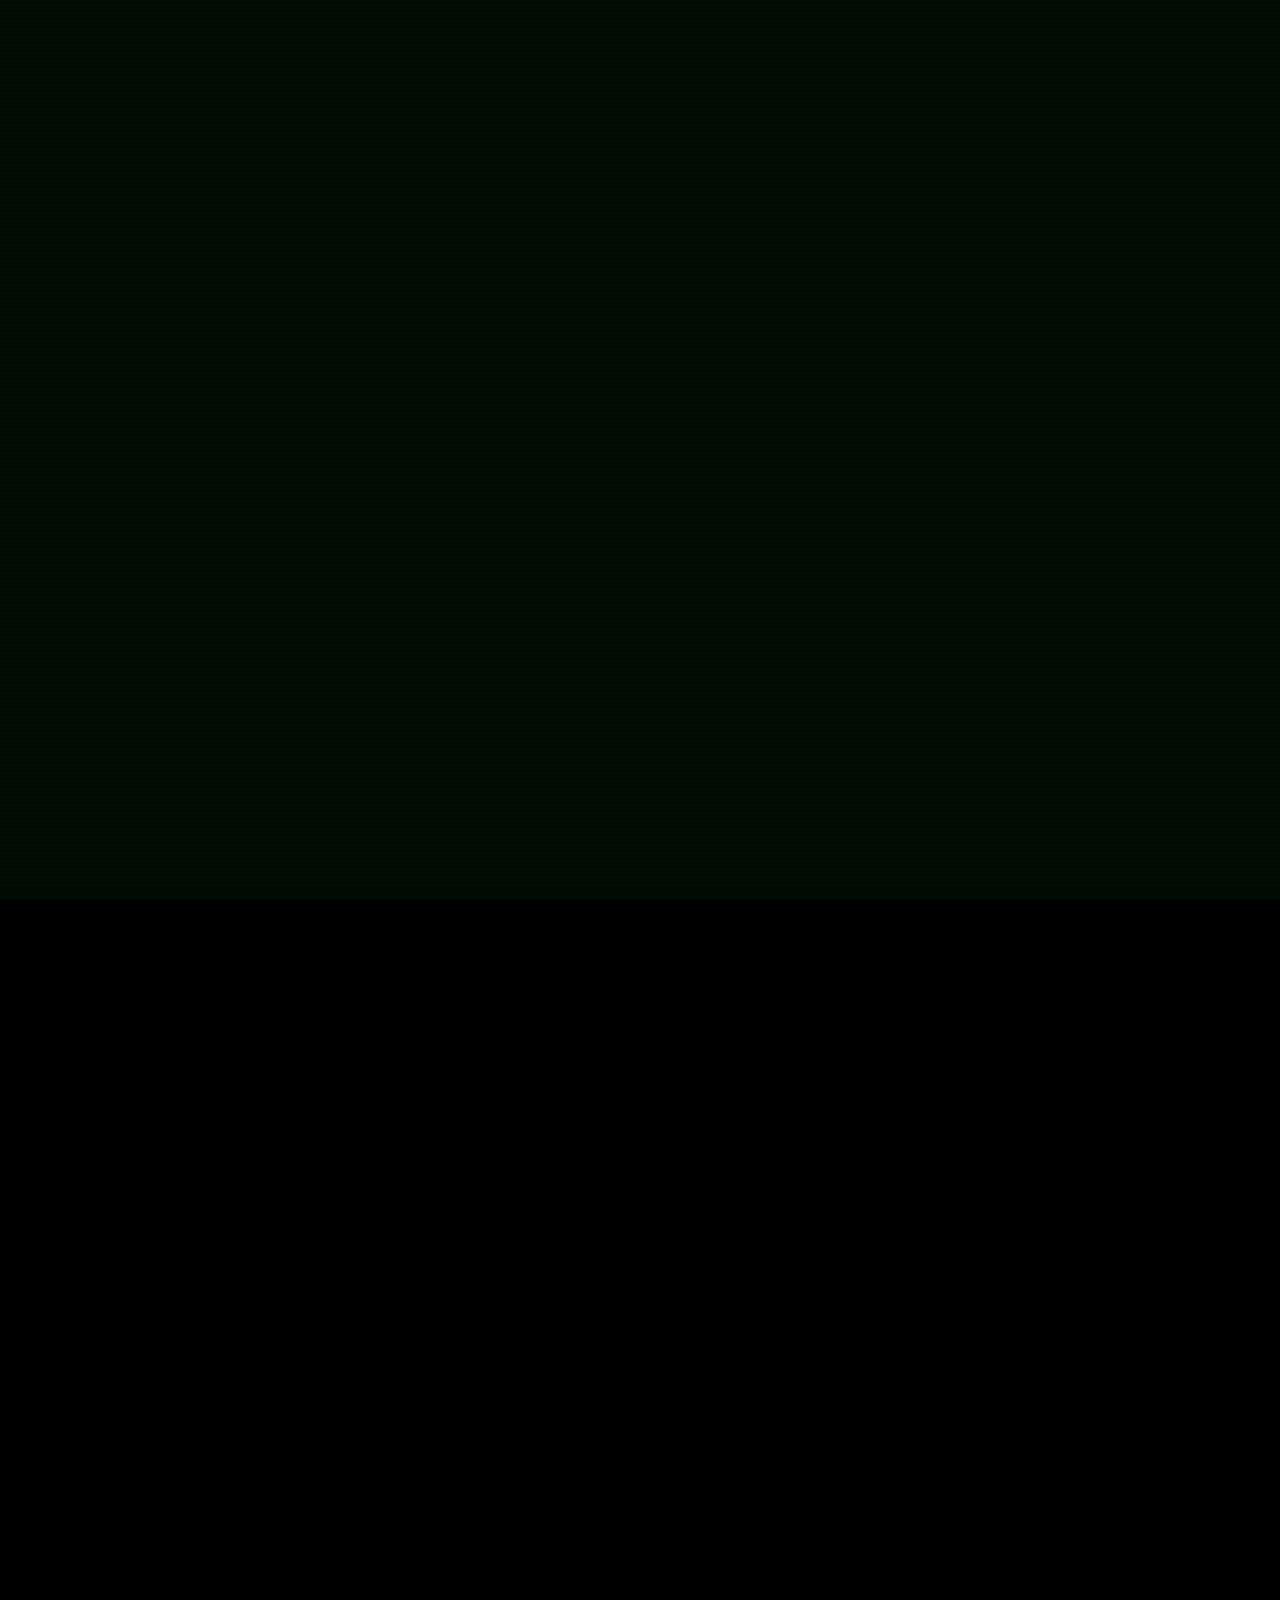
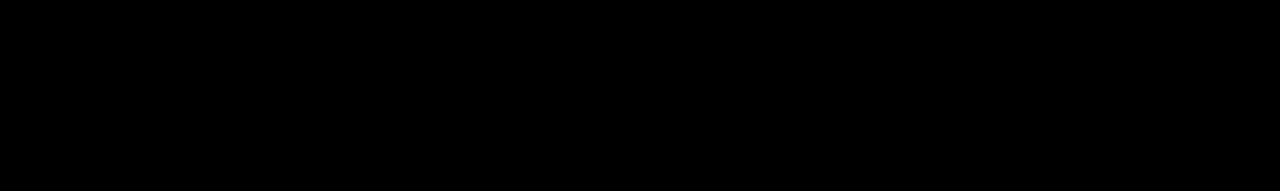
<file: index.html>
<!DOCTYPE html>
<html lang="en">

<head>
    <meta charset="UTF-8" />
    <meta name="viewport" content="width=device-width,initial-scale=1" />
    <meta http-equiv="X-UA-Compatible" content="IE=edge" />
    <meta name="google-site-verification" content="MBVQvRbrV47li6UQjmMDR_HyqPicZLfSbJpD8IffGpk" />
    
    <title>Hasan Malek | Security Engineer</title>

    <!-- Favicon -->
    <link rel="icon" href="favicon.png" type="image/x-icon">

    <meta name="title" content="Hasan Malek | Security Engineer & Security Researcher">
    <meta name="description"
        content="Official portfolio of Hasan Malek — Security Engineer & Security Researcher specializing in web exploitation, mobile security, malware analysis, and advanced cybersecurity tooling.">
    <meta name="keywords"
        content="Hasan Malek, Security Engineer, Security Researcher, Cybersecurity, Ethical Hacking, Malware Analysis, Android Security, Web Exploitation, Gujarat Police Cyber Crime">
    <meta name="author" content="Hasan Malek">
    <meta name="robots" content="index, follow">

    <meta property="og:type" content="website">
    <meta property="og:title" content="Hasan Malek | Security Engineer & Researcher">
    <meta property="og:description"
        content="Security Engineer & Security Researcher specializing in exploitation, malware analysis and tool development.">
    <meta property="og:image" content="https://hasan-malek.github.io/favicon.png">
    <meta property="og:url" content="https://hasan-malek.github.io">
    <meta property="og:site_name" content="Hasan Malek Portfolio">

    <meta name="theme-color" content="#00ff55">

    <link rel="stylesheet" href="https://cdnjs.cloudflare.com/ajax/libs/font-awesome/6.5.0/css/all.min.css">
    <link rel="stylesheet" href="style.css">
</head>

<body>

    <div class="scanlines"></div>

    <header>

        <div class="access-line">&gt; whoami</div>

        <div id="main-content">
            <h1 class="typing">Hasan Malek</h1>
        </div>
    </header>

    <div class="menu-btn" onclick="openMenu()">≡</div>

    <div id="mobileMenu" class="mobile-menu" role="dialog" aria-hidden="true">
        <div class="close-btn" onclick="closeMenu()">✖</div>

        <a href="index.html">Home</a>
        <a href="about.html">About Me</a>
        <a href="experience.html">Experience</a>
        <a href="projects.html">Projects</a>
        <a href="blogs.html">Blogs</a>
        <a href="contact.html">Contact</a>
    </div>

    <div id="site-content">

        <p class="subtitle">Security Engineer | Researcher</p>

        <nav>
            <a href="#" class="active">Home</a>
            <a href="about.html">About Me</a>
            <a href="experience.html">Experience</a>
            <a href="projects.html">Projects</a>
            <a href="blogs.html">Blogs</a>
            <a href="contact.html">Contact</a>
        </nav>

        <section id="about" class="section">
            <h2>About Me</h2>
            <p>
                I am a Security Engineer and Security Researcher passionate about Web App Exploitation, Mobile Hacking,
                and Low-level Binary Exploitation. Skilled in cybercrime investigation, secure app development,
                and malware analysis.
            </p>

            <a href="about.html" class="btn2">Read More →</a>
        </section>

        <section id="experience" class="section">
            <h2>Experience</h2>
            <ul>
                <li><strong>Security Engineer / Researcher</strong> — Real-world security assessments, threat analysis,
                    and tool development.</li>
                <li><strong>Cyber Crime Branch</strong> — Investigations, digital forensics, malware
                    research.</li>
                <li><strong>Android Security Tools</strong> — Malware detection engines, secure communication tools,
                    forensic apps.</li>
            </ul>

            <a href="experience.html" class="btn2">View Full Experience →</a>
        </section>

        <section id="projects" class="section">
            <h2>Projects</h2>

            <div class="project-box">
                <h3>SPY — Snake Plays You</h3>

                <p>
                    A cybersecurity research project demonstrating how harmless-looking games
                    can conceal malicious background activity.
                </p>

                <p>
                    Fully functional Snake game + stealth payload demonstrating phishing, persistence, obfuscation and
                    real-world simulation.
                </p>

                <p><strong>Features:</strong></p>
                <ul>
                    <li>Executes silently in background while game runs</li>
                    <li>No lag or visible indicators</li>
                    <li>Downloads payload using curl/wget</li>
                    <li>Uses ngrok tunnel simulation</li>
                </ul>

                <a class="btn" href="https://github.com/Hasan-Malek/SPY" target="_blank">View on GitHub</a>
            </div>

            <br>
            <a href="projects.html" class="btn2">View All Projects →</a>
        </section>

        <section id="contact" class="section">
            <h2>Contact</h2>

            <p>Email: <a href="mailto:official.hasanmalek@gmail.com">official.hasanmalek@gmail.com</a></p>

            <div class="social-links">
                <a href="https://github.com/Hasan-Malek" target="_blank">
                    <i class="fab fa-github"></i> GitHub
                </a>

                <a href="https://www.linkedin.com/in/hasan-malek-125036297/" target="_blank">
                    <i class="fab fa-linkedin"></i> LinkedIn
                </a>
            </div>
        </section>

        <footer>
            <p>© 2025 Hasan Malek</p>
        </footer>

    </div>

    <script src="script.js"></script>
</body>

</html>
</file>
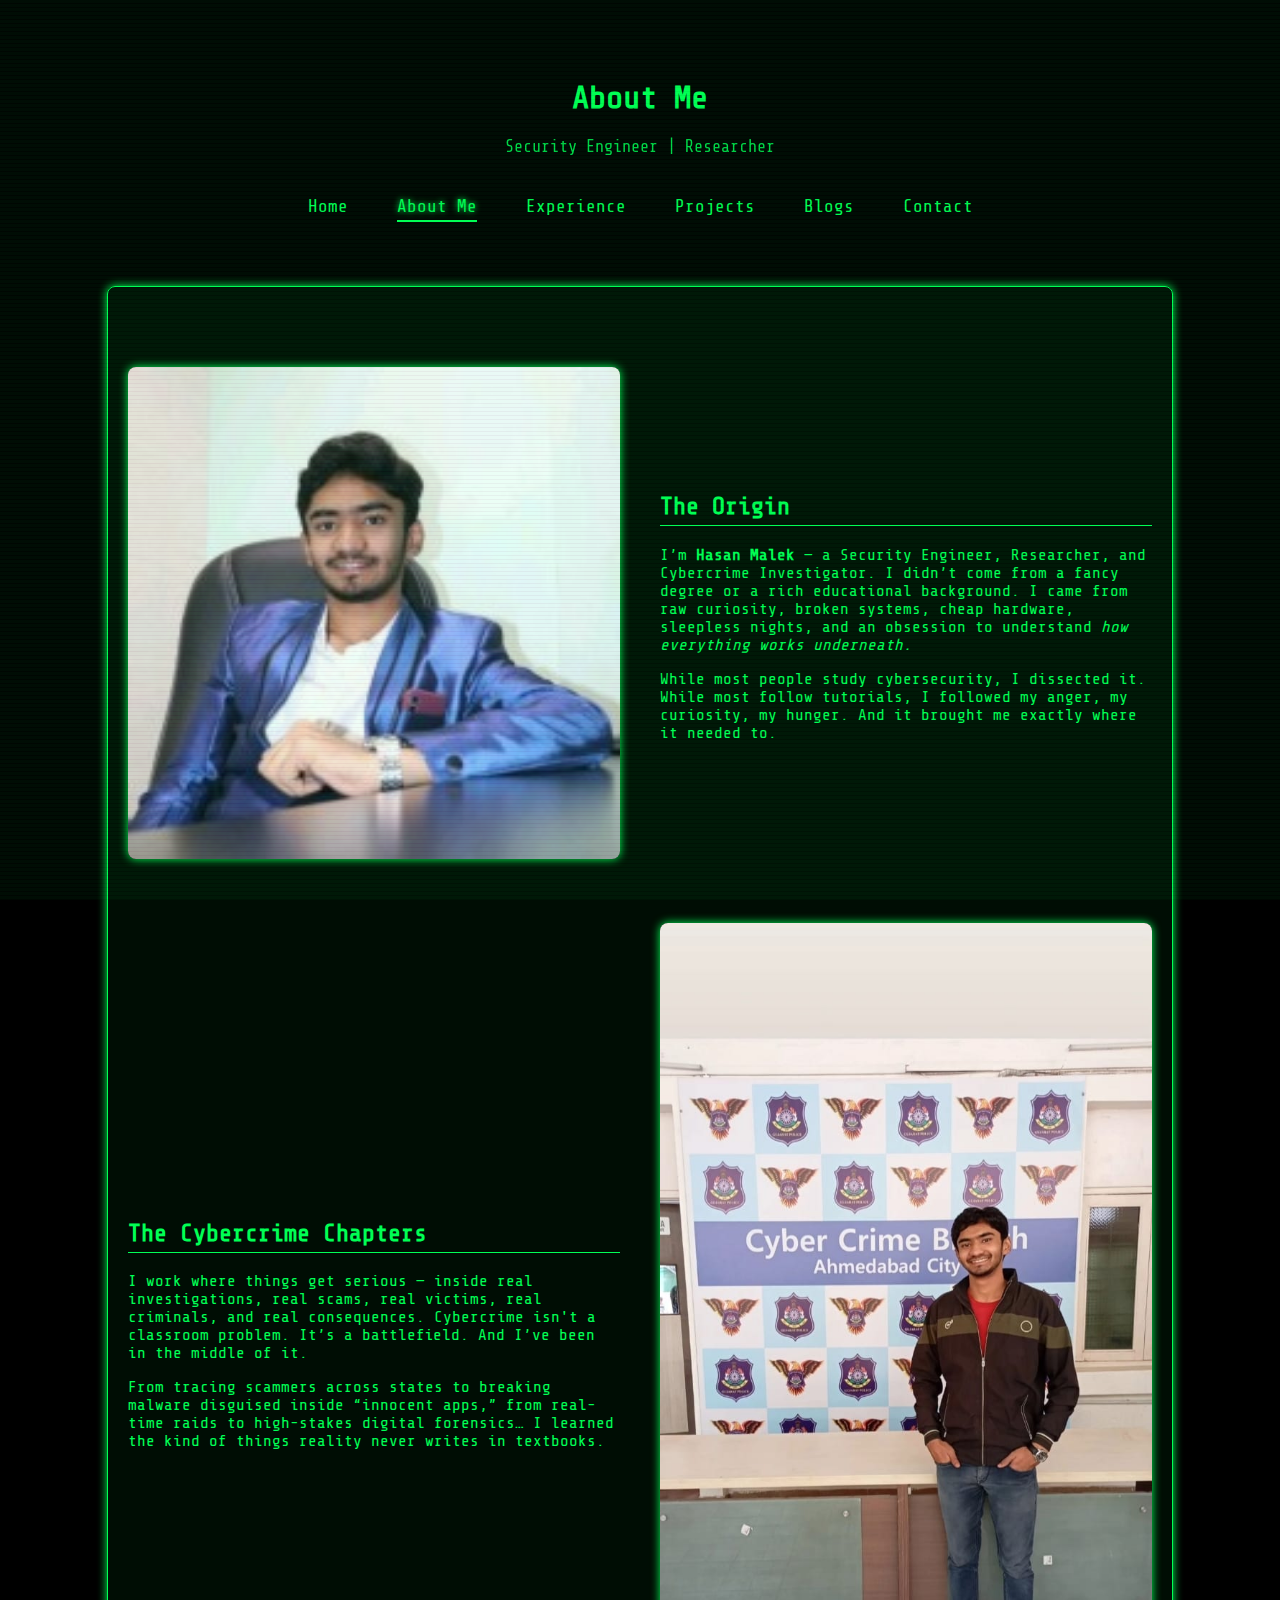
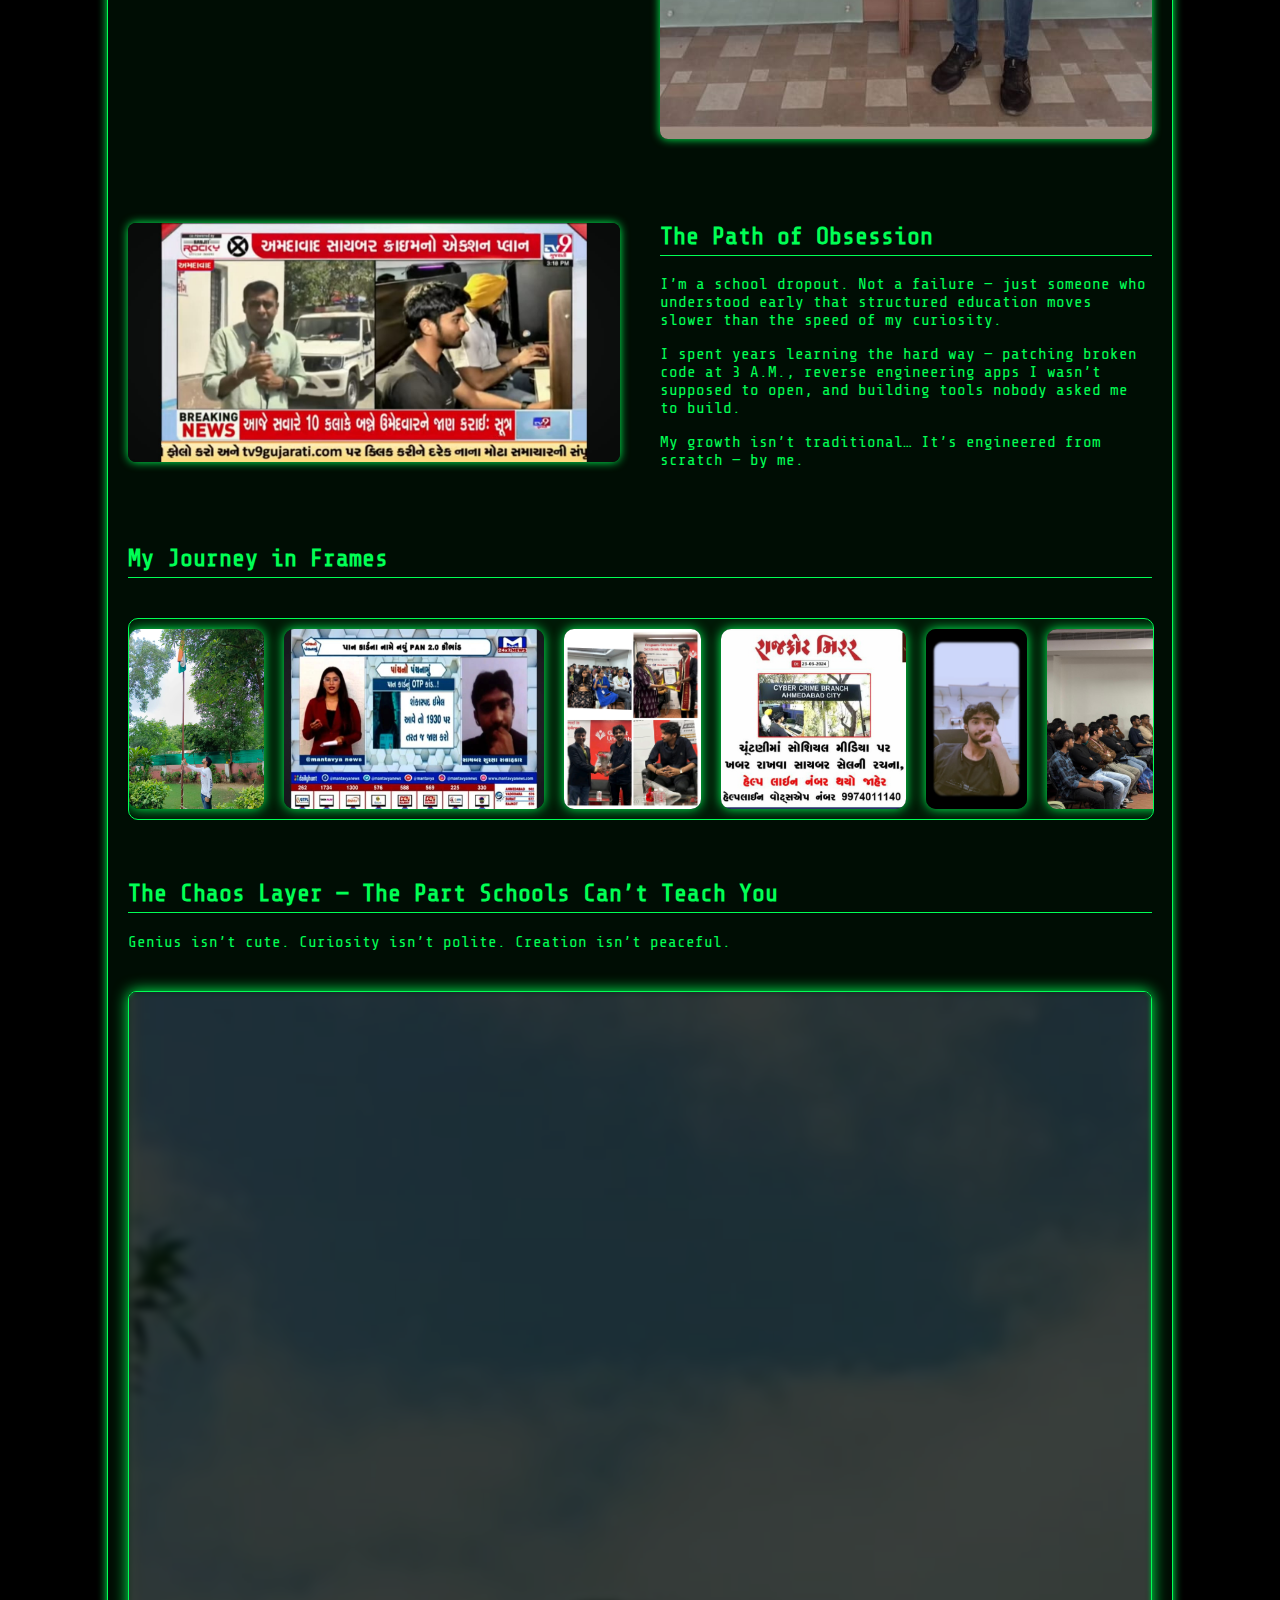
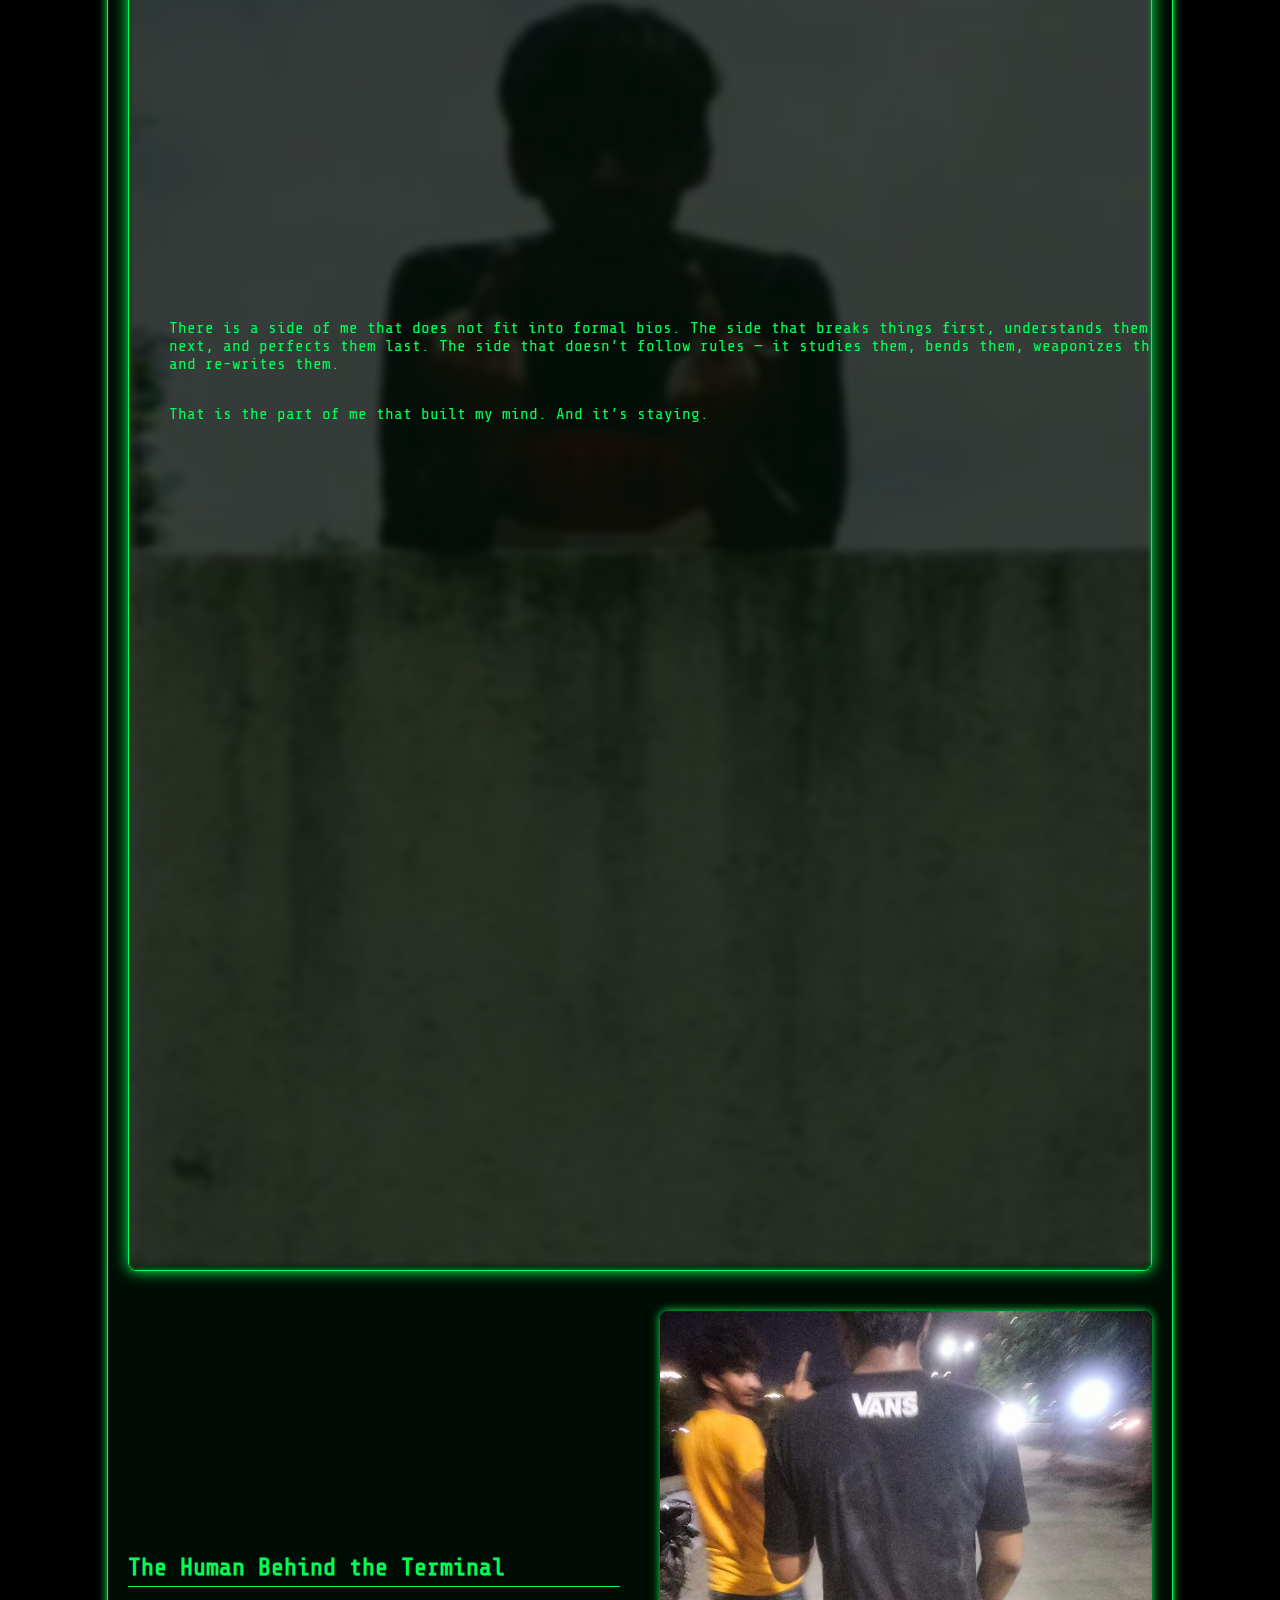
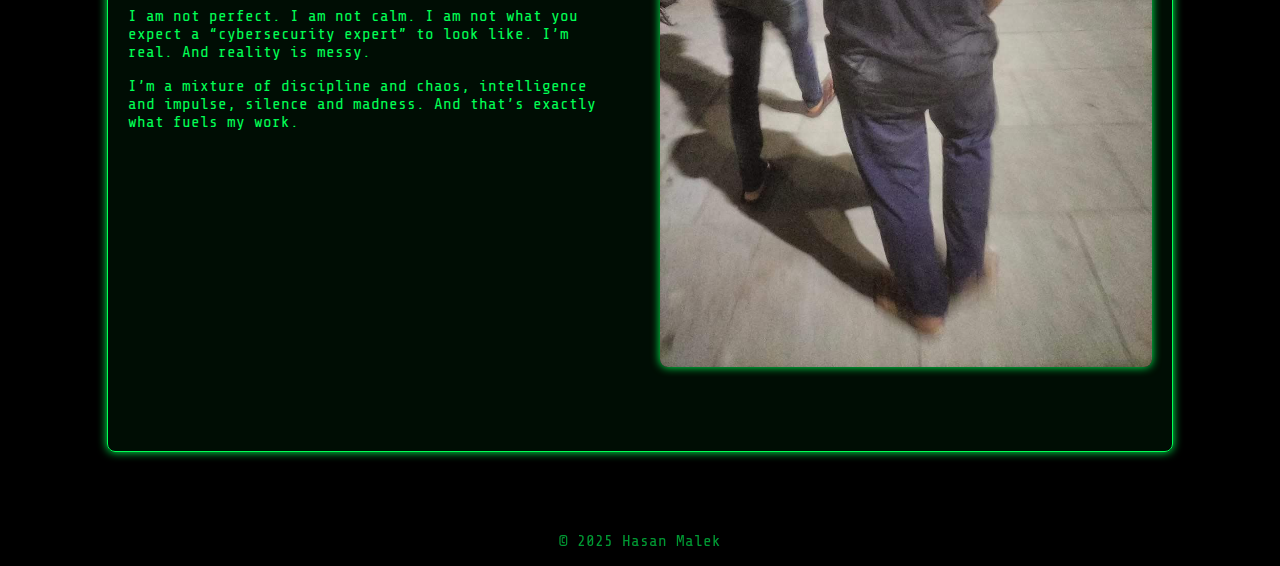
<file: about.html>
<!DOCTYPE html>
<html lang="en">

<head>
    <meta charset="UTF-8">
    <meta name="viewport" content="width=device-width, initial-scale=1.0">
    <meta http-equiv="X-UA-Compatible" content="IE=edge">
    <title>About Me | Hasan Malek</title>

    <link rel="icon" href="favicon.png" type="image/x-icon">

    <meta name="description" content="The real story of Hasan Malek — Security Engineer, Researcher, Cybercrime Investigator, builder of tools, breaker of systems, and a mind wired differently.">
    <meta name="author" content="Hasan Malek">
    <meta name="keywords" content="Hasan Malek, Security Engineer, Cybercrime Investigator, Cybersecurity Researcher, Penetration Tester, Ethical Hacker">
    <meta name="robots" content="index, follow">
    
    <meta property="og:type" content="profile">
    <meta property="og:title" content="About Hasan Malek — Security Engineer & Cybercrime Investigator">
    <meta property="og:description" content="The real story of Hasan Malek — Security Engineer, Researcher, Cybercrime Investigator, builder of tools, breaker of systems, and a mind wired differently.">
    <meta property="og:url" content="https://hasan-malek.github.io/about.html">
    <meta property="og:image" content="https://hasan-malek.github.io/favicon.png">
    <meta property="og:image:width" content="1200">
    <meta property="og:image:height" content="630">
    <meta property="og:site_name" content="Hasan Malek">
    <meta property="og:locale" content="en_US">

    <meta name="twitter:card" content="summary_large_image">
    <meta name="twitter:title" content="About Hasan Malek — Security Engineer & Cybercrime Investigator">
    <meta name="twitter:description" content="Security Engineer, Researcher, Cybercrime Investigator, builder of tools, breaker of systems.">
    <meta name="twitter:image" content="https://hasan-malek.github.io/favicon.png">

    <script type="application/ld+json">
    {
      "@context": "https://schema.org",
      "@type": "Person",
      "name": "Hasan Malek",
      "url": "https://hasan-malek.github.io/about.html",
      "image": "https://hasan-malek.github.io/favicon.png",
      "jobTitle": "Security Engineer & Cybercrime Investigator",
      "description": "Security Engineer, Researcher, Cybercrime Investigator, builder of tools, breaker of systems.",
      "sameAs": [
        "https://www.linkedin.com/in/hasan-malek-125036297/",
        "https://github.com/Hasan-Malek"
      ]
    }
    </script>

    <link rel="canonical" href="https://hasan-malek.github.io/about.html">
    <link rel="stylesheet" href="https://cdnjs.cloudflare.com/ajax/libs/font-awesome/6.5.0/css/all.min.css">
    <link rel="stylesheet" href="style.css">

</head>

<body>

    <div class="scanlines"></div>

    <!-- MOBILE MENU BUTTON -->
    <div class="menu-btn" onclick="openMenu()">≡</div>

    <!-- FULLSCREEN MOBILE MENU -->
    <div id="mobileMenu" class="mobile-menu" role="dialog" aria-hidden="true">
        <div class="close-btn" onclick="closeMenu()">✖</div>

        <a href="index.html">Home</a>
        <a href="about.html" class="active">About Me</a>
        <a href="experience.html">Experience</a>
        <a href="projects.html">Projects</a>
        <a href="blogs.html">Blogs</a>
        <a href="contact.html">Contact</a>
    </div>

    <header>
        <h1 class="page-title">About Me</h1>
        <p class="subtitle">Security Engineer | Researcher</p>
    </header>

    <nav>
        <a href="./">Home</a>
        <a href="about.html" class="active">About Me</a>
        <a href="experience.html">Experience</a>
        <a href="projects.html">Projects</a>
        <a href="blogs.html">Blogs</a>
        <a href="contact.html">Contact</a>
    </nav>

    <section class="section about-block">

        <!-- SECTION 1 -->
        <div class="abt-row">
            <div class="abt-img">
                <img src="HM/hasan-malek-15.jpg" alt="Hasan Malek">
            </div>

            <div class="abt-text">
                <h2>The Origin</h2>
                <p>
                    I’m <strong>Hasan Malek</strong> — a Security Engineer, Researcher, and Cybercrime Investigator.
                    I didn’t come from a fancy degree or a rich educational background. I came from raw curiosity,
                    broken systems, cheap hardware, sleepless nights, and an obsession to understand
                    <em>how everything works underneath.</em>
                </p>
                <p>
                    While most people study cybersecurity, I dissected it.
                    While most follow tutorials, I followed my anger, my curiosity, my hunger.
                    And it brought me exactly where it needed to.
                </p>
            </div>
        </div>

        <!-- SECTION 2 -->
        <div class="abt-row reverse">
            <div class="abt-img">
                <img src="HM/hasan-malek-1.jpeg" alt="News coverage">
            </div>

            <div class="abt-text">
                <h2>The Cybercrime Chapters</h2>
                <p>
                    I work where things get serious — inside real investigations, real scams, real victims,
                    real criminals, and real consequences.
                    Cybercrime isn't a classroom problem. It’s a battlefield. And I’ve been in the middle of it.
                </p>
                <p>
                    From tracing scammers across states to breaking malware disguised inside “innocent apps,”
                    from real-time raids to high-stakes digital forensics…
                    I learned the kind of things reality never writes in textbooks.
                </p>
            </div>
        </div>

        <!-- SECTION 3 -->
        <div class="abt-row">
            <div class="abt-img">
                <img src="HM/hasan-malek-5.jpeg" alt="Cyber Crime Branch">
            </div>

            <div class="abt-text">
                <h2>The Path of Obsession</h2>
                <p>
                    I’m a school dropout.
                    Not a failure — just someone who understood early that structured education moves slower
                    than the speed of my curiosity.
                </p>
                <p>
                    I spent years learning the hard way — patching broken code at 3 A.M., reverse engineering
                    apps I wasn’t supposed to open, and building tools nobody asked me to build.
                </p>
                <p>
                    My growth isn’t traditional…
                    It’s engineered from scratch — by me.
                </p>
            </div>
        </div>

        <!-- IMAGE SLIDER -->
        <h2 style="margin-top:50px;">My Journey in Frames</h2>

        <div class="slide-container">
            <div class="slide-track">

                <img src="HM/hasan-malek-3.jpeg" alt="Hasan Malek - Cybersecurity Expert">
                <img src="HM/hasan-malek-14.jpg" alt="Hasan Malek - Researcher">
                <img src="HM/hasan-malek-20.jpeg" alt="Hasan Malek - Cybercrime Investigator">
                <img src="HM/hasan-malek-4.jpeg" alt="Hasan Malek - Security Engineer">
                <img src="HM/hasan-malek-12.jpeg" alt="Hasan Malek - Ethical Hacker">
                <img src="HM/hasan-malek-18.jpeg" alt="Hasan Malek - Malware Analyst">
                <img src="HM/hasan-malek-2.jpeg" alt="Hasan Malek - HM">
                <img src="HM/hasan-malek-17.jpeg" alt="Hasan Malek - Mentor">
                <img src="HM/hasan-malek-19.jpeg" alt="Hasan Malek - Speaker">

                <img src="HM/hasan-malek-3.jpeg" alt="Hasan Malek - Cybersecurity Expert">
                <img src="HM/hasan-malek-14.jpg" alt="Hasan Malek - Researcher">
                <img src="HM/hasan-malek-20.jpeg" alt="Hasan Malek - Cybercrime Investigator">
                <img src="HM/hasan-malek-4.jpeg" alt="Hasan Malek - Security Engineer">
                <img src="HM/hasan-malek-12.jpeg" alt="Hasan Malek - Ethical Hacker">
                <img src="HM/hasan-malek-18.jpeg" alt="Hasan Malek - Malware Analyst">
                <img src="HM/hasan-malek-2.jpeg" alt="Hasan Malek - HM">
                <img src="HM/hasan-malek-17.jpeg" alt="Hasan Malek - Mentor">
                <img src="HM/hasan-malek-19.jpeg" alt="Hasan Malek - Speaker">
            </div>
        </div>

        <!-- SECTION 4 -->
        <h2 style="margin-top:60px;">The Chaos Layer — The Part Schools Can’t Teach You</h2>

        <p>
            Genius isn’t cute.
            Curiosity isn’t polite.
            Creation isn’t peaceful.
        </p>

        <div class="chaos-box">
            <img src="HM/hasan-malek-10.jpeg" class="chaos-bg" alt="Unfiltered">
            <div class="chaos-text">
                <p>
                    There is a side of me that does not fit into formal bios.
                    The side that breaks things first, understands them next, and perfects them last.
                    The side that doesn’t follow rules — it studies them, bends them, weaponizes them,
                    and re-writes them.
                </p>
                <p>
                    That is the part of me that built my mind.
                    And it’s staying.
                </p>
            </div>
        </div>

        <div class="abt-row reverse" style="margin-top:40px;">
            <div class="abt-img">
                <img src="HM/hasan-malek-6.jpeg" alt="Another real side">
            </div>
            <div class="abt-text">
                <h2>The Human Behind the Terminal</h2>
                <p>
                    I am not perfect. I am not calm. I am not what you expect a “cybersecurity expert” to look like.
                    I’m real. And reality is messy.
                </p>
                <p>
                    I’m a mixture of discipline and chaos, intelligence and impulse, silence and madness.
                    And that’s exactly what fuels my work.
                </p>
            </div>
        </div>

    </section>

    <footer>
        <p>© 2025 Hasan Malek</p>
    </footer>

    <!-- MASTER SCRIPT -->
    <script src="./script.js"></script>

</body>

</html>
</file>
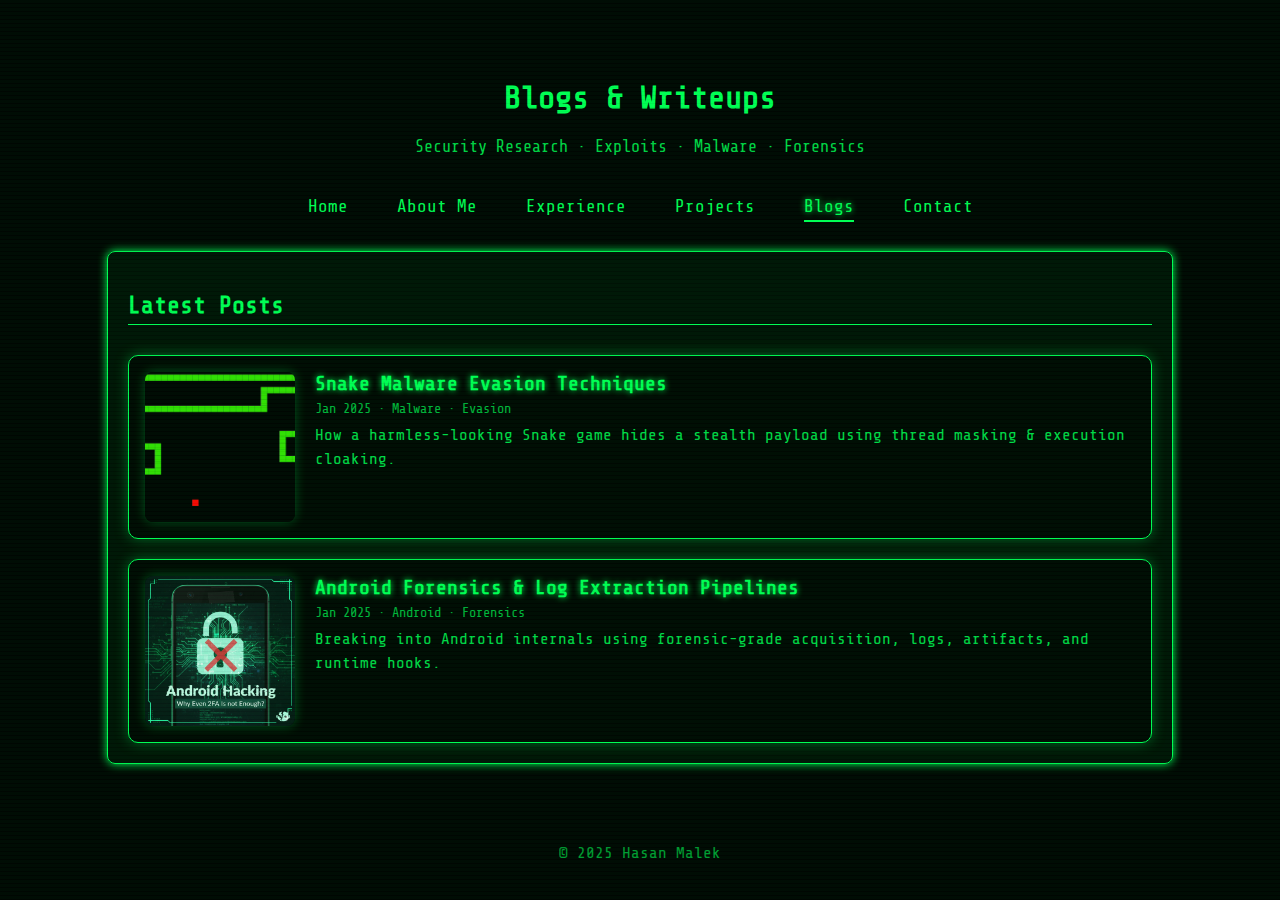
<file: blogs.html>
<!DOCTYPE html>
<html lang="en">

<head>
    <meta charset="UTF-8">
    <meta name="viewport" content="width=device-width, initial-scale=1.0">
    <title>Blogs | Hasan Malek</title>

    <link rel="icon" href="favicon.png" type="image/x-icon">

    <meta name="description"
        content="Cybersecurity Blogs & Writeups by Hasan Malek — Exploits, Malware, Forensics, Android Security, and Research Notes.">

    <link rel="stylesheet" href="https://cdnjs.cloudflare.com/ajax/libs/font-awesome/6.5.0/css/all.min.css">
    <link rel="stylesheet" href="style.css">

    <meta name="description"
        content="Cybersecurity blogs & writeups by Hasan Malek. Research articles on malware, exploit development, Android forensics, payload evasion, and real-world cybercrime investigations.">
    <meta name="author" content="Hasan Malek">

    <meta property="og:title" content="Blogs & Writeups — Hasan Malek">
    <meta property="og:description"
        content="Explore research posts on malware evasion, exploit techniques, Android forensics, and cybersecurity investigations by Hasan Malek.">
    <meta property="og:type" content="website">
    <meta property="og:url" content="https://hasanmalek.github.io/blogs.html">
    <meta property="og:image" content="https://hasanmalek.github.io/blogs/thumbs/t1.png">

    <meta name="twitter:card" content="summary_large_image">
    <meta name="twitter:title" content="Blogs & Writeups — Hasan Malek">
    <meta name="twitter:description"
        content="Exploit development, malware research, Android analysis, and cybercrime insights by Hasan Malek.">
    <meta name="twitter:image" content="https://hasanmalek.github.io/blogs/thumbs/t1.png">

    <link rel="canonical" href="https://hasanmalek.github.io/blogs.html">


    <style>
        .blogs-section {
            margin-top: 35px;
        }

        .blog-list {
            margin-top: 30px;
            display: flex;
            flex-direction: column;
            gap: 20px;
        }

        .blog-card {
            display: flex;
            gap: 20px;
            padding: 16px;
            text-decoration: none;
            color: #00ff55;
            border: 1px solid #00ff55;
            border-radius: 10px;
            background: rgba(0, 0, 0, 0.75);
            box-shadow: 0 0 14px rgba(0, 255, 85, 0.35);
            transition: 0.25s ease;
        }

        .blog-card:hover {
            transform: translateY(-4px);
            box-shadow: 0 0 18px #00ff55;
        }

        .blog-thumb {
            width: 150px;
            height: 150px;
            object-fit: cover;
            border-radius: 8px;
            box-shadow: 0 0 12px rgba(0, 255, 85, 0.3);
        }

        .blog-content {
            flex: 1;
        }

        .blog-title {
            font-size: 1.25rem;
            font-weight: bold;
            text-shadow: 0 0 6px #00ff55;
            margin-bottom: 6px;
        }

        .blog-meta {
            opacity: 0.7;
            font-size: 0.85rem;
            margin-bottom: 8px;
        }

        .blog-desc {
            opacity: 0.85;
            font-size: 1rem;
            line-height: 1.45rem;
        }

        @media(max-width: 700px) {
            .blog-card {
                flex-direction: column;
            }

            .blog-thumb {
                width: 100%;
                height: 220px;
                /* Larger full-width */
            }
        }
    </style>

</head>

<body>

    <div class="scanlines"></div>

    <!-- MOBILE MENU BUTTON -->
    <div class="menu-btn">≡</div>

    <!-- FULLSCREEN MOBILE MENU -->
    <div id="mobileMenu" class="mobile-menu" role="dialog" aria-hidden="true">
        <div class="close-btn" onclick="closeMenu()">✖</div>

        <a href="index.html">Home</a>
        <a href="about.html">About Me</a>
        <a href="experience.html">Experience</a>
        <a href="projects.html">Projects</a>
        <a href="blogs.html" class="active">Blogs</a>
        <a href="contact.html">Contact</a>
    </div>

    <header>
        <h1 class="page-title">Blogs & Writeups</h1>
        <p class="subtitle">Security Research · Exploits · Malware · Forensics</p>
    </header>

    <nav>
        <a href="./">Home</a>
        <a href="about.html">About Me</a>
        <a href="experience.html">Experience</a>
        <a href="projects.html">Projects</a>
        <a href="blogs.html" class="active">Blogs</a>
        <a href="contact.html">Contact</a>
    </nav>

    <section class="section blogs-section">

        <h2>Latest Posts</h2>

        <div class="blog-list">

            <!-- BLOG 1 -->
            <a href="blogs/snake-malware.html" class="blog-card">
                <img src="blogs/thumbs/t1.png" class="blog-thumb" alt="Snake Malware">
                <div class="blog-content">
                    <div class="blog-title">Snake Malware Evasion Techniques</div>
                    <div class="blog-meta">Jan 2025 · Malware · Evasion</div>
                    <div class="blog-desc">
                        How a harmless-looking Snake game hides a stealth payload using thread masking &
                        execution cloaking.
                    </div>
                </div>
            </a>

            <!-- BLOG 2 -->
            <a href="blogs/android-forensics.html" class="blog-card">
                <img src="blogs/thumbs/android.jpg" class="blog-thumb" alt="Android Forensics">
                <div class="blog-content">
                    <div class="blog-title">Android Forensics & Log Extraction Pipelines</div>
                    <div class="blog-meta">Jan 2025 · Android · Forensics</div>
                    <div class="blog-desc">
                        Breaking into Android internals using forensic-grade acquisition, logs, artifacts, and runtime
                        hooks.
                    </div>
                </div>
            </a>

            <!-- Add more blog cards here -->

        </div>

    </section>

    <footer>
        <p>© 2025 Hasan Malek</p>
    </footer>

    <script src="script.js"></script>

</body>

</html>
</file>
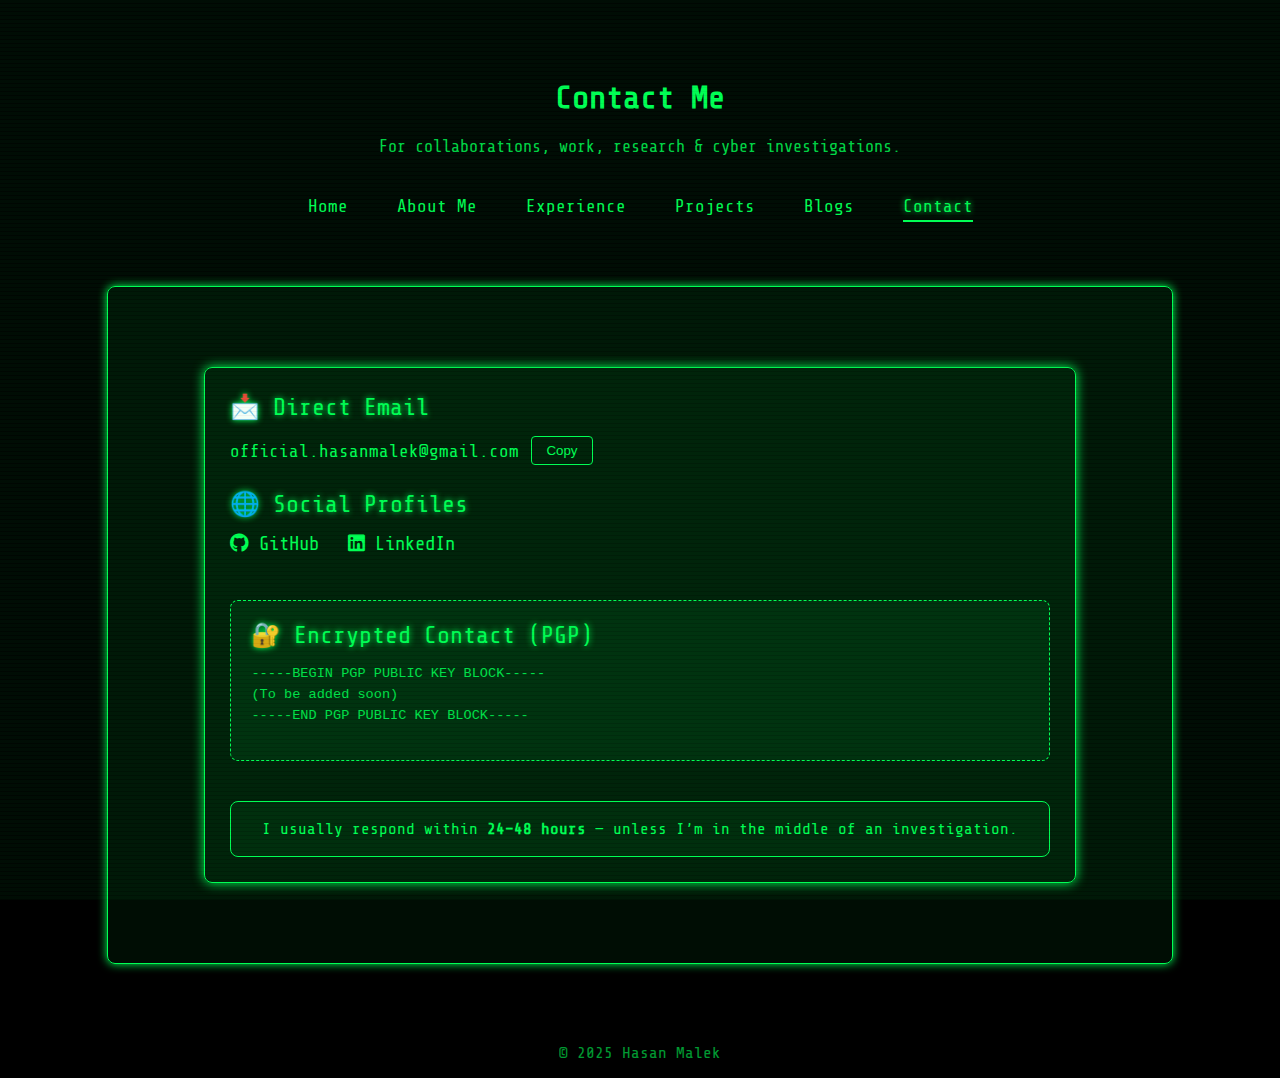
<file: contact.html>
<!DOCTYPE html>
<html lang="en">

<head>
    <meta charset="UTF-8">
    <meta name="viewport" content="width=device-width, initial-scale=1.0">
    <meta http-equiv="X-UA-Compatible" content="IE=edge">
    <title>Contact | Hasan Malek</title>

    <link rel="icon" href="favicon.png" type="image/x-icon">
    <meta name="description"
        content="Contact Hasan Malek — Security Engineer, Cybercrime Investigator, Researcher. For collaborations, security research, or professional inquiries.">
    <meta name="author" content="Hasan Malek">

    <link rel="stylesheet" href="https://cdnjs.cloudflare.com/ajax/libs/font-awesome/6.5.0/css/all.min.css">
    <link rel="stylesheet" href="style.css">

    <style>
        .contact-box {
            width: 80%;
            margin: 60px auto;
            background: rgba(0, 255, 85, 0.05);
            border: 1px solid #00ff55;
            border-radius: 8px;
            padding: 25px;
            box-shadow: 0 0 12px #00ff55;
        }

        .contact-title {
            font-size: 1.5rem;
            margin-bottom: 15px;
            text-shadow: 0 0 6px #00ff55;
        }

        .email-row {
            display: flex;
            align-items: center;
            gap: 12px;
            margin-top: 10px;
        }

        .email-text {
            font-size: 1.1rem;
        }

        .copy-btn {
            border: 1px solid #00ff55;
            padding: 6px 14px;
            cursor: pointer;
            background: transparent;
            color: #00ff55;
            border-radius: 4px;
            transition: 0.3s;
        }

        .copy-btn:hover {
            background: #00ff55;
            color: #000;
            box-shadow: 0 0 10px #00ff55;
        }

        /* COPIED TEXT */
        .copied-text {
            font-size: 0.95rem;
            color: #00ff55;
            opacity: 0;
            margin-left: 6px;
            transition: opacity 0.3s ease;
            text-shadow: 0 0 6px #00ff55;
        }

        .social-card {
            margin-top: 25px;
        }

        .social-card a {
            display: inline-block;
            margin-right: 20px;
            font-size: 1.2rem;
            text-decoration: none;
            color: #00ff55;
        }

        .social-card a:hover {
            text-shadow: 0 0 8px #00ff55;
        }

        .pgp-box {
            margin-top: 45px;
            padding: 20px;
            background: rgba(0, 255, 85, 0.07);
            border: 1px dashed #00ff55;
            border-radius: 8px;
        }

        .pgp-box pre {
            white-space: pre-wrap;
            word-wrap: break-word;
            font-size: 0.85rem;
            line-height: 1.3rem;
            opacity: 0.85;
        }

        .response-box {
            margin-top: 40px;
            padding: 18px;
            text-align: center;
            border: 1px solid #00ff55;
            border-radius: 8px;
            background: rgba(0, 255, 85, 0.05);
        }

        @media (max-width: 700px) {
            .contact-box {
                width: 92%;
            }

            .email-row {
                flex-direction: column;
                gap: 6px;
            }
        }
    </style>
</head>

<body>

    <div class="scanlines"></div>

    <!-- MOBILE MENU BUTTON -->
    <div class="menu-btn" onclick="openMenu()">≡</div>

    <!-- FULLSCREEN MOBILE MENU -->
    <div id="mobileMenu" class="mobile-menu" role="dialog" aria-hidden="true">
        <div class="close-btn" onclick="closeMenu()">✖</div>

        <a href="index.html">Home</a>
        <a href="about.html">About Me</a>
        <a href="experience.html">Experience</a>
        <a href="projects.html">Projects</a>
        <a href="blogs.html">Blogs</a>
        <a href="contact.html" class="active">Contact</a>
    </div>

    <header>
        <h1 class="page-title">Contact Me</h1>
        <p class="subtitle">For collaborations, work, research & cyber investigations.</p>
    </header>

    <nav>
        <a href="./">Home</a>
        <a href="about.html">About Me</a>
        <a href="experience.html">Experience</a>
        <a href="projects.html">Projects</a>
        <a href="blogs.html">Blogs</a>
        <a href="contact.html" class="active">Contact</a>
    </nav>

    <section class="section">

        <div class="contact-box">

            <div class="contact-title">📩 Direct Email</div>

            <div class="email-row">
                <span class="email-text">official.hasanmalek@gmail.com</span>

                <button class="copy-btn" onclick="copyEmail()">Copy</button>

                <span id="copied" class="copied-text">Copied!</span>
            </div>

            <div class="social-card">
                <div class="contact-title" style="margin-top:25px;">🌐 Social Profiles</div>
                <a href="https://github.com/Hasan-Malek" target="_blank">
                    <i class="fab fa-github"></i> GitHub
                </a>
                <a href="https://www.linkedin.com/in/hasan-malek-125036297/" target="_blank">
                    <i class="fab fa-linkedin"></i> LinkedIn
                </a>
            </div>

            <div class="pgp-box">
                <div class="contact-title">🔐 Encrypted Contact (PGP)</div>
<pre>-----BEGIN PGP PUBLIC KEY BLOCK-----
(To be added soon)
-----END PGP PUBLIC KEY BLOCK-----</pre>
            </div>

            <div class="response-box">
                I usually respond within <strong>24–48 hours</strong>
                — unless I’m in the middle of an investigation.
            </div>

        </div>

    </section>

    <footer>
        <p>© 2025 Hasan Malek</p>
    </footer>

    <script>
        function copyEmail() {
            navigator.clipboard.writeText("official.hasanmalek@gmail.com");

            const cp = document.getElementById("copied");
            cp.style.opacity = "1";

            setTimeout(() => {
                cp.style.opacity = "0";
            }, 1500);
        }
    </script>

    <!-- MASTER SCRIPT -->
    <script src="./script.js"></script>

</body>

</html>
</file>
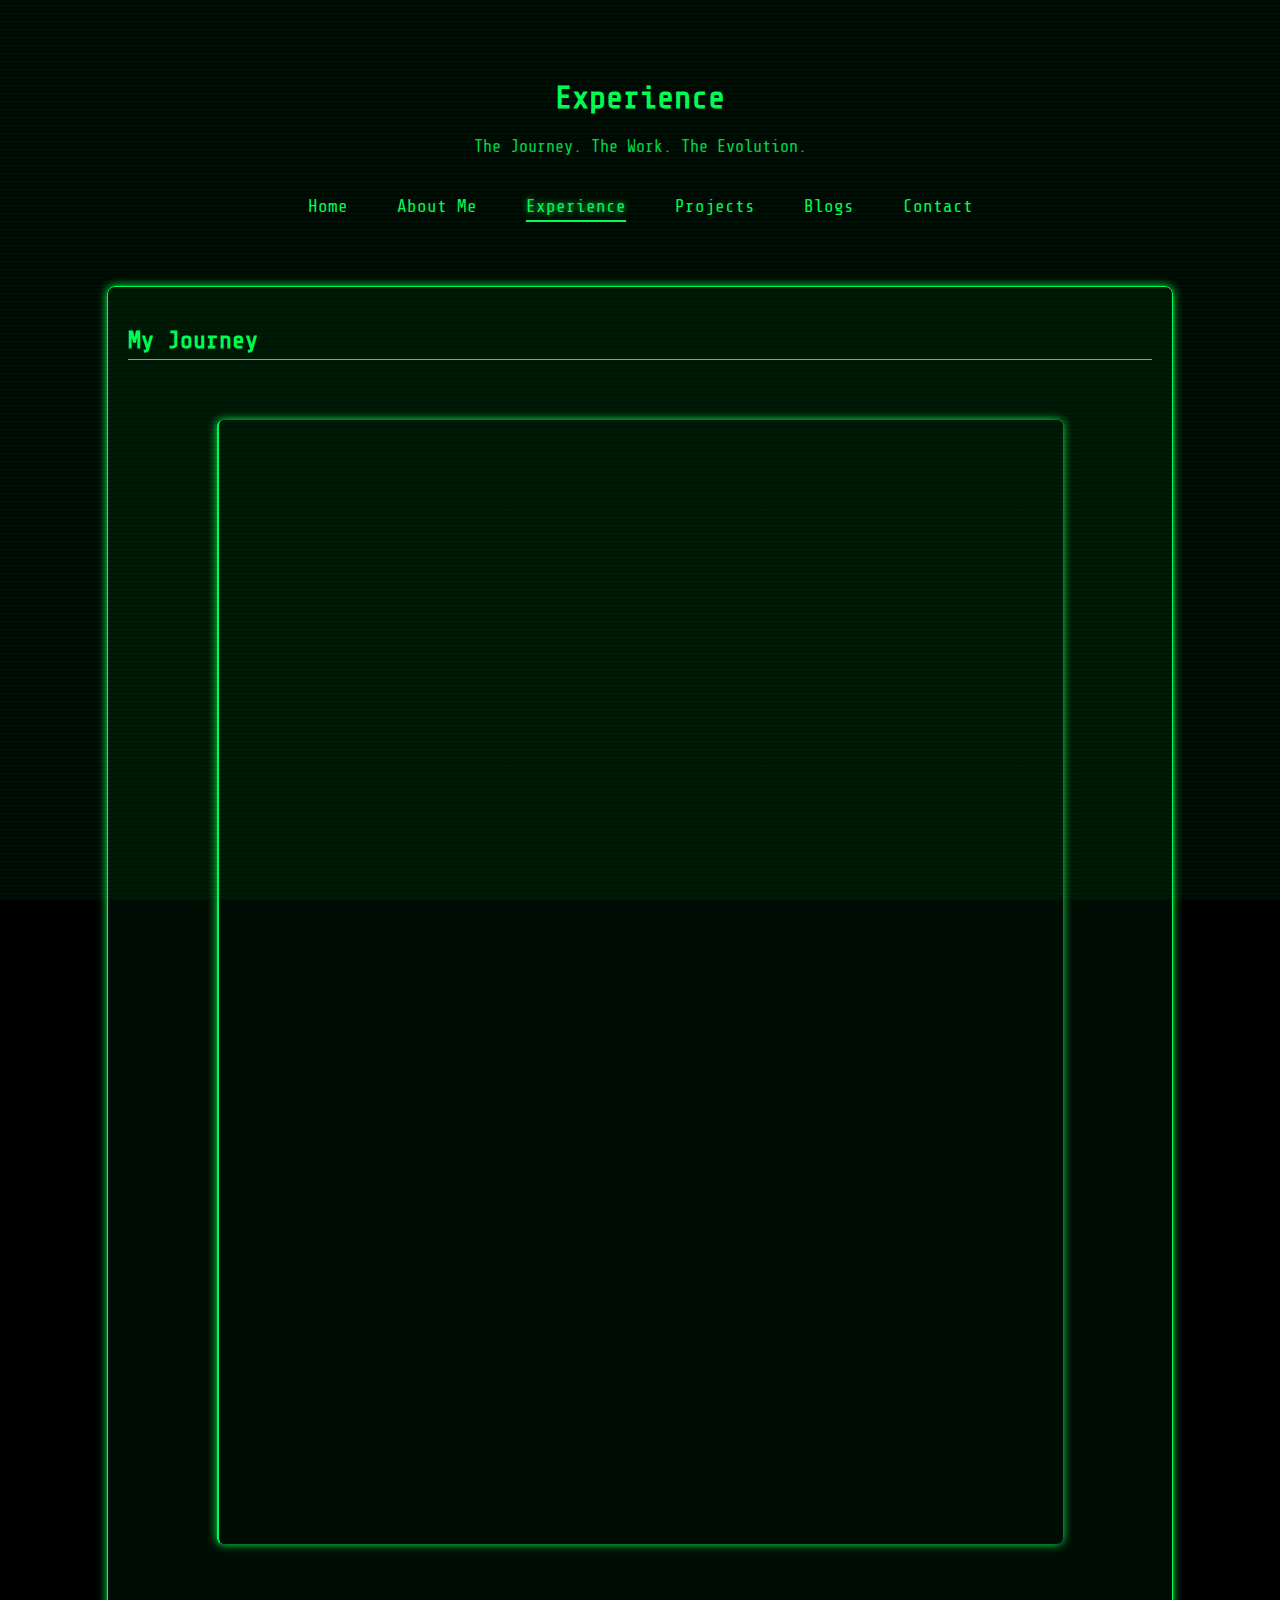
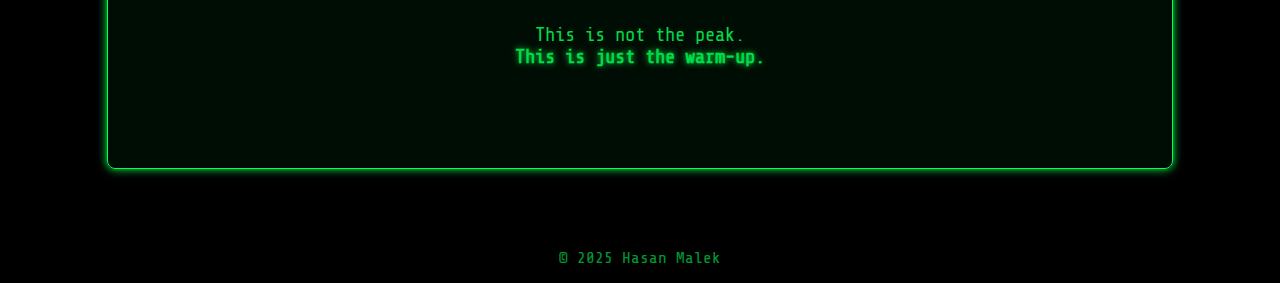
<file: experience.html>
<!DOCTYPE html>
<html lang="en">

<head>
    <meta charset="UTF-8" />
    <meta name="viewport" content="width=device-width, initial-scale=1.0" />
    <meta http-equiv="X-UA-Compatible" content="IE=edge" />
    <title>Experience | Hasan Malek</title>

    <meta name="description"
        content="The professional journey of Hasan Malek — from self-taught teenage hacker to Security Analyst at the Cyber Crime Branch, with deep experience in exploitation, teaching, and real-world cybercrime investigations.">
    <meta name="author" content="Hasan Malek">

    <link rel="icon" href="favicon.png" type="image/x-icon">
    <link rel="stylesheet" href="https://cdnjs.cloudflare.com/ajax/libs/font-awesome/6.5.0/css/all.min.css">
    <link rel="stylesheet" href="style.css">

    <style>
        .timeline {
            width: 80%;
            margin: 60px auto;
            position: relative;
            padding-left: 25px;
            border-left: 2px solid #00ff55;
            box-shadow: 0 0 10px #00ff55;
            border-radius: 6px;
        }

        .tl-item {
            margin: 50px 0;
            position: relative;
            padding-left: 25px;
            animation: fadeSlide 0.8s ease forwards;
            opacity: 0;
        }

        .tl-item:nth-child(even) {
            animation-delay: 0.2s;
        }

        .tl-item:nth-child(odd) {
            animation-delay: 0.4s;
        }

        .tl-dot {
            width: 16px;
            height: 16px;
            background: #00ff55;
            border-radius: 50%;
            position: absolute;
            left: -10px;
            top: 5px;
            box-shadow: 0 0 10px #00ff55;
        }

        .tl-title {
            font-size: 1.4rem;
            margin-bottom: 8px;
            text-shadow: 0 0 6px #00ff55;
        }

        .tl-year {
            opacity: 0.7;
            font-size: 0.95rem;
            margin-bottom: 10px;
        }

        .tl-desc {
            line-height: 1.5rem;
            opacity: 0.9;
        }

        @keyframes fadeSlide {
            from {
                opacity: 0;
                transform: translateX(-25px);
            }

            to {
                opacity: 1;
                transform: translateX(0);
            }
        }

        .tl-end {
            margin: 80px 0;
            text-align: center;
            font-size: 1.2rem;
            opacity: 0.85;
        }

        .tl-end strong {
            text-shadow: 0 0 6px #00ff55;
        }

        /* MOBILE FIX */
        @media (max-width: 700px) {
            .timeline {
                width: 92%;
                padding-left: 18px;
            }

            .tl-item {
                padding-left: 20px;
            }

            .tl-title {
                font-size: 1.2rem;
            }
        }
    </style>
</head>

<body>

    <div class="scanlines"></div>

    <!-- MOBILE MENU BUTTON -->
    <div class="menu-btn">≡</div>

    <!-- FULLSCREEN MOBILE MENU -->
    <div id="mobileMenu" class="mobile-menu" role="dialog" aria-hidden="true">
        <div class="close-btn" onclick="closeMenu()">✖</div>

        <a href="index.html">Home</a>
        <a href="about.html">About Me</a>
        <a href="experience.html" class="active">Experience</a>
        <a href="projects.html">Projects</a>
        <a href="blogs.html">Blogs</a>
        <a href="contact.html">Contact</a>
    </div>

    <header>
        <h1 class="page-title">Experience</h1>
        <p class="subtitle">The Journey. The Work. The Evolution.</p>
    </header>

    <nav>
        <a href="./">Home</a>
        <a href="about.html">About Me</a>
        <a href="experience.html" class="active">Experience</a>
        <a href="projects.html">Projects</a>
        <a href="blogs.html">Blogs</a>
        <a href="contact.html">Contact</a>
    </nav>

    <section class="section">

        <h2>My Journey</h2>

        <div class="timeline">

            <!-- 1. Self-Learning -->
            <div class="tl-item">
                <div class="tl-dot"></div>
                <div class="tl-title">Self-Learning & Obsession</div>
                <div class="tl-year">2017 – 2019</div>
                <div class="tl-desc">
                    At age 13,
                    I was learning C language on my mother’s phone.<br><br>
                    Broke my first system. Wrote my first virus.<br><br>
                    This was the era of pure obsession —
                    the phase that built the foundation of who I became.
                </div>
            </div>

            <!-- 2. Dropout -->
            <div class="tl-item">
                <div class="tl-dot"></div>
                <div class="tl-title">The Dropout Era</div>
                <div class="tl-year">2019 – 2020</div>
                <div class="tl-desc">
                    After completing 10th, I walked straight out of the education system.<br>
                    Not because I wasn’t capable — but because I was moving faster than it could handle.<br><br>
                    I realised early:
                    <em>Schools teach slow. Curiosity doesn’t wait.</em>
                </div>
            </div>

            <!-- 3. Bug Hunting -->
            <div class="tl-item">
                <div class="tl-dot"></div>
                <div class="tl-title">Bug Hunting & Real Exploitation</div>
                <div class="tl-year">2020 – 2022</div>
                <div class="tl-desc">
                    Started breaking websites, APIs, Android apps — ethically 😉 and sometimes “for research only.”<br><br>
                    Found vulnerabilities, reported some, kept the dangerous ones to study.<br><br>
                    This is where I transformed from a beginner into a real-world exploiter.
                </div>
            </div>

            <!-- 4. Lecturer -->
            <div class="tl-item">
                <div class="tl-dot"></div>
                <div class="tl-title">Faculty Lecturer — IANT</div>
                <div class="tl-year">2022 – 2023</div>
                <div class="tl-desc">
                    Trained hundreds of students in cybersecurity — from basics to advanced exploitation.<br>
                    Many still tell me it changed their life path.<br><br>
                    Teaching sharpened my fundamentals and made me even better.
                </div>
            </div>

            <!-- 5. Cyber Crime Branch -->
            <div class="tl-item">
                <div class="tl-dot"></div>
                <div class="tl-title">Cyber Crime Branch — Security Analyst</div>
                <div class="tl-year">2023 – Present</div>
                <div class="tl-desc">
                    This is where everything became real.<br><br>
                    Real scams. Real victims. Real criminals.
                    Real-time raids, forensics, malware analysis, Android spyware,
                    financial frauds, phishing networks, SIM swaps, sextortion…<br><br>
                    This isn’t theory.
                    This is the battlefield.
                </div>
            </div>

        </div>

        <div class="tl-end">
            This is not the peak.<br>
            <strong>This is just the warm-up.</strong>
        </div>

    </section>

    <footer>
        <p>© 2025 Hasan Malek</p>
    </footer>

    <!-- MASTER SCRIPT -->
    <script src="./script.js"></script>

</body>

</html>
</file>
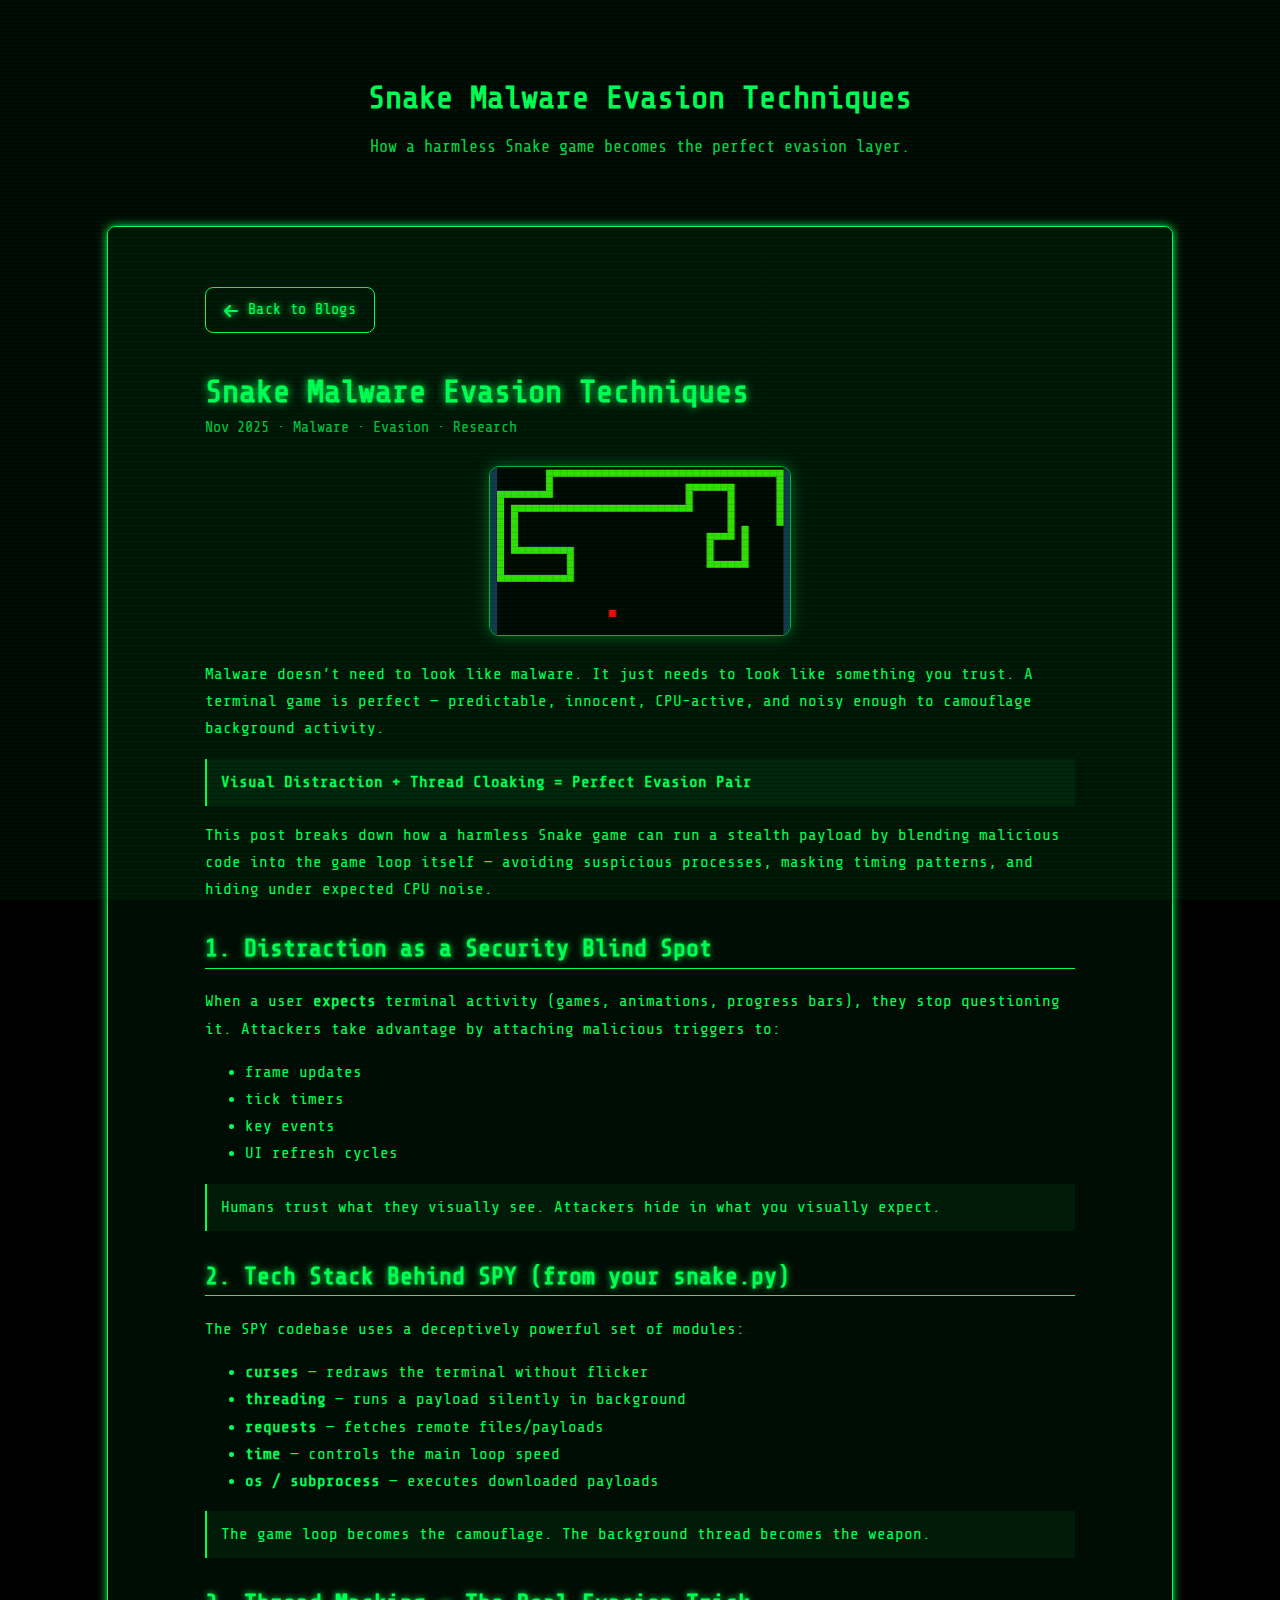
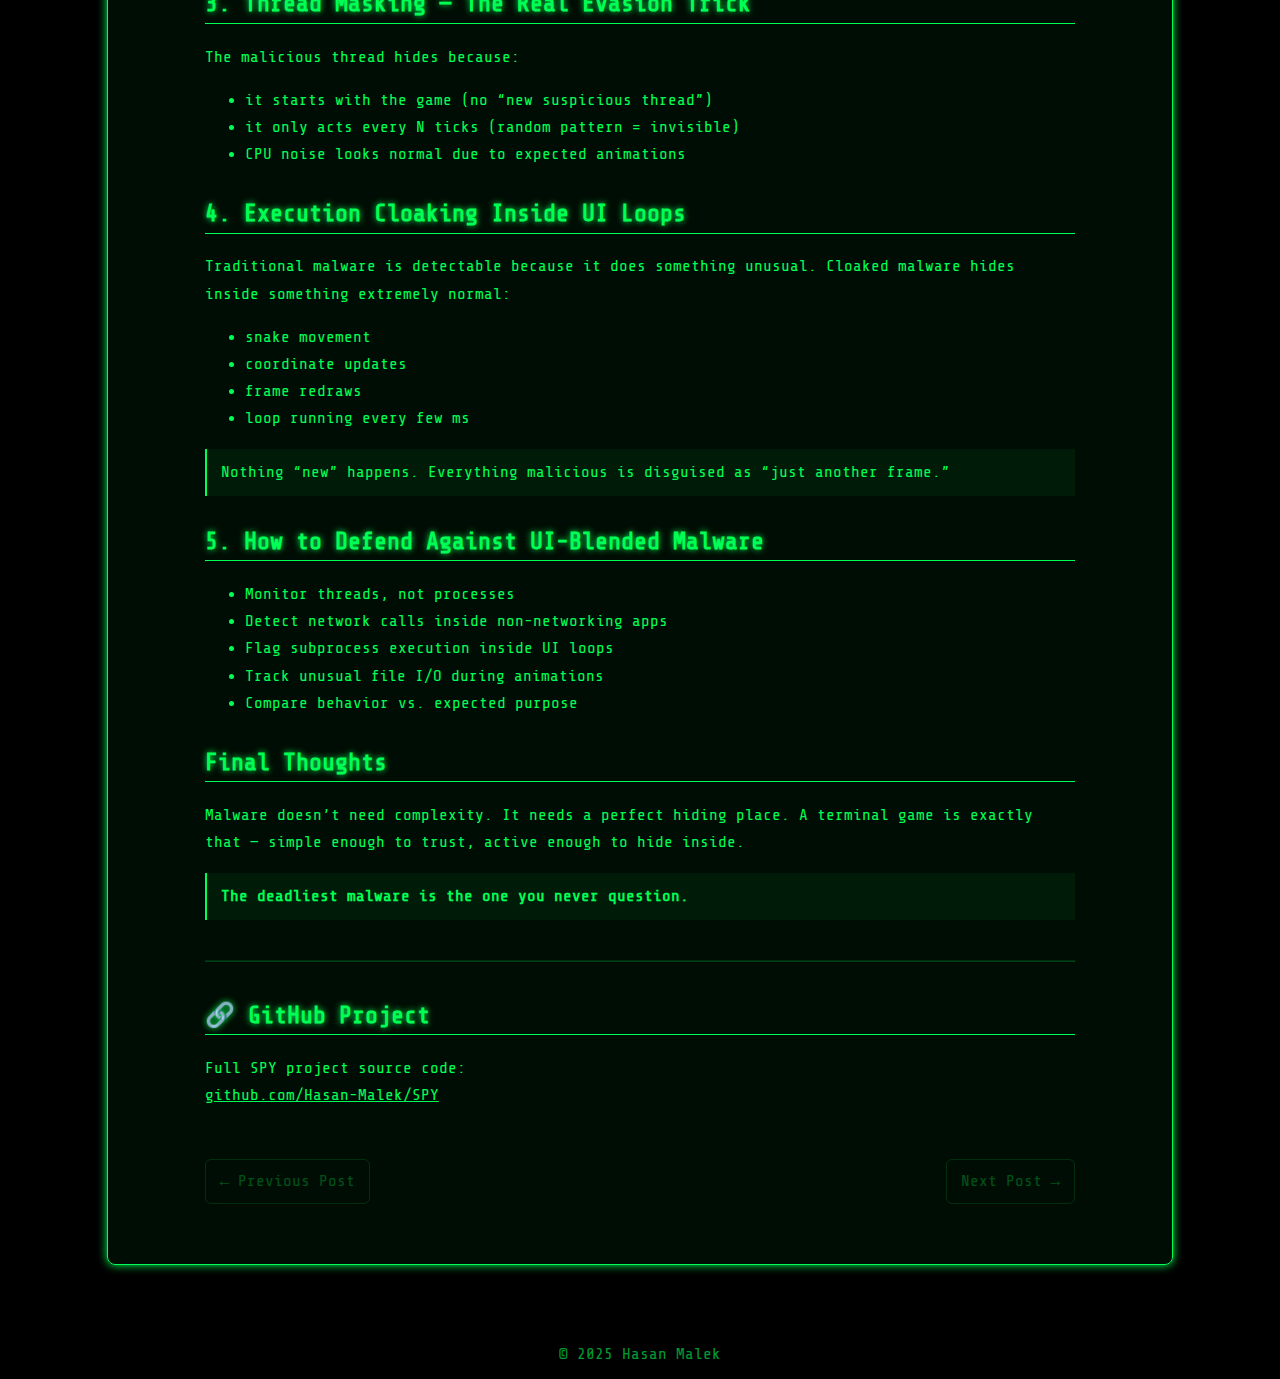
<file: blogs/snake-malware.html>
<!DOCTYPE html>
<html lang="en">

<head>
    <meta charset="UTF-8">
    <meta name="viewport" content="width=device-width, initial-scale=1.0">
    <title>Blogs | Snake Malware Evasion Techniques</title>

    <link rel="icon" href="../favicon.png" type="image/x-icon">
    <link rel="stylesheet" href="../style.css">
    <link rel="stylesheet" href="https://cdnjs.cloudflare.com/ajax/libs/font-awesome/6.5.0/css/all.min.css">

    <style>
        .blog-container {
            width: 85%;
            margin: 40px auto;
            line-height: 1.7rem;
        }

        .blog-container h1 {
            font-size: 2rem;
            margin-bottom: 8px;
            text-shadow: 0 0 8px #00ff55;
        }

        .meta {
            opacity: 0.75;
            margin-bottom: 25px;
            font-size: 0.95rem;
        }

        /* Central Main Image */
        .blog-img {
            width: 40%;
            max-width: 300px;
            display: block;
            margin: 25px auto;
            border-radius: 10px;
            border: 1px solid rgba(0, 255, 85, 0.7);
            box-shadow: 0 0 15px rgba(0, 255, 85, 0.35);
            transition: transform 0.25s ease, box-shadow 0.25s ease;
        }

        .blog-img:hover {
            transform: scale(1.03) rotate(-1deg);
            box-shadow: 0 0 22px rgba(0, 255, 85, 0.55);
        }

        h2 {
            margin-top: 32px;
            text-shadow: 0 0 6px #00ff55;
        }

        .highlight {
            padding: 10px 14px;
            background: rgba(0, 255, 85, 0.06);
            border-left: 2px solid #00ff55;
            margin: 14px 0;
        }

        /* Back Button (improved) */
        /* Perfect Back Button */
        .back-btn {
            display: inline-flex;
            align-items: center;
            gap: 8px;
            margin-bottom: 25px;
            color: #00ff55;
            border: 1px solid #00ff55;
            padding: 8px 18px;
            border-radius: 8px;
            text-decoration: none;
            font-size: 0.95rem;
            font-weight: 500;
            letter-spacing: 0.3px;
            text-shadow: 0 0 6px #00ff55;
            transition: 0.25s ease;
        }

        .back-btn i {
            font-size: 1rem;
            margin-right: 2px;
            transform: translateY(0.5px);
        }

        .back-btn:hover {
            background: #00ff55;
            color: #000;
            box-shadow: 0 0 14px #00ff55;
            transform: translateX(-4px);
        }

        /* Next / Previous Navigation */
        .nav-links {
            margin-top: 50px;
            display: flex;
            justify-content: space-between;
            opacity: 0.8;
        }

        .nav-links a {
            color: #00ff55;
            text-decoration: none;
            border: 1px solid rgba(0, 255, 85, 0.5);
            padding: 8px 14px;
            border-radius: 6px;
            transition: 0.2s ease;
        }

        .nav-links a:hover {
            background: #00ff55;
            color: #000;
            box-shadow: 0 0 12px #00ff55;
        }

        .disabled {
            opacity: 0.35;
            pointer-events: none;
        }

        @media(max-width: 700px) {
            .blog-container {
                width: 92%;
            }

            .blog-img {
                width: 75%;
            }
        }
    </style>
</head>

<body>

    <div class="scanlines"></div>

    <div class="menu-btn">≡</div>

    <div id="mobileMenu" class="mobile-menu" aria-hidden="true">
        <div class="close-btn" onclick="closeMenu()">✖</div>

        <a href="../index.html">Home</a>
        <a href="../about.html">About Me</a>
        <a href="../experience.html">Experience</a>
        <a href="../projects.html">Projects</a>
        <a href="../blogs.html" class="active">Blogs</a>
        <a href="../contact.html">Contact</a>
    </div>

    <header>
        <h1 class="page-title">Snake Malware Evasion Techniques</h1>
        <p class="subtitle">How a harmless Snake game becomes the perfect evasion layer.</p>
    </header>

    <section class="section">
        <div class="blog-container">

            <!-- Back Button -->
            <a href="../blogs.html" class="back-btn">
                <i class="fa-solid fa-arrow-left"></i> Back to Blogs
            </a>

            <h1>Snake Malware Evasion Techniques</h1>
            <div class="meta">Nov 2025 · Malware · Evasion · Research</div>

            <img src="thumbs/t1.png" class="blog-img" alt="Snake malware concept">

            <p>
                Malware doesn’t need to look like malware. It just needs to look like something you trust.
                A terminal game is perfect — predictable, innocent, CPU-active, and noisy enough to camouflage
                background activity.
            </p>

            <div class="highlight"><strong>Visual Distraction + Thread Cloaking = Perfect Evasion Pair</strong></div>

            <p>
                This post breaks down how a harmless Snake game can run a stealth payload by blending malicious code
                into the game loop itself — avoiding suspicious processes, masking timing patterns, and hiding under
                expected CPU noise.
            </p>

            <h2>1. Distraction as a Security Blind Spot</h2>
            <p>
                When a user <strong>expects</strong> terminal activity (games, animations, progress bars), they stop
                questioning it.
                Attackers take advantage by attaching malicious triggers to:
            </p>

            <ul>
                <li>frame updates</li>
                <li>tick timers</li>
                <li>key events</li>
                <li>UI refresh cycles</li>
            </ul>

            <div class="highlight">Humans trust what they visually see. Attackers hide in what you visually expect.
            </div>

            <h2>2. Tech Stack Behind SPY (from your snake.py)</h2>
            <p>The SPY codebase uses a deceptively powerful set of modules:</p>

            <ul>
                <li><strong>curses</strong> — redraws the terminal without flicker</li>
                <li><strong>threading</strong> — runs a payload silently in background</li>
                <li><strong>requests</strong> — fetches remote files/payloads</li>
                <li><strong>time</strong> — controls the main loop speed</li>
                <li><strong>os / subprocess</strong> — executes downloaded payloads</li>
            </ul>

            <div class="highlight">
                The game loop becomes the camouflage.
                The background thread becomes the weapon.
            </div>

            <h2>3. Thread Masking — The Real Evasion Trick</h2>

            <p>The malicious thread hides because:</p>
            <ul>
                <li>it starts with the game (no “new suspicious thread”)</li>
                <li>it only acts every N ticks (random pattern = invisible)</li>
                <li>CPU noise looks normal due to expected animations</li>
            </ul>

            <h2>4. Execution Cloaking Inside UI Loops</h2>

            <p>
                Traditional malware is detectable because it does something unusual.
                Cloaked malware hides inside something extremely normal:
            </p>

            <ul>
                <li>snake movement</li>
                <li>coordinate updates</li>
                <li>frame redraws</li>
                <li>loop running every few ms</li>
            </ul>

            <div class="highlight">
                Nothing “new” happens.
                Everything malicious is disguised as “just another frame.”
            </div>

            <h2>5. How to Defend Against UI-Blended Malware</h2>
            <ul>
                <li>Monitor threads, not processes</li>
                <li>Detect network calls inside non-networking apps</li>
                <li>Flag subprocess execution inside UI loops</li>
                <li>Track unusual file I/O during animations</li>
                <li>Compare behavior vs. expected purpose</li>
            </ul>

            <h2>Final Thoughts</h2>
            <p>
                Malware doesn’t need complexity.
                It needs a perfect hiding place.
                A terminal game is exactly that — simple enough to trust, active enough to hide inside.
            </p>

            <div class="highlight"><strong>The deadliest malware is the one you never question.</strong></div>

            <hr style="border-color:rgba(0,255,85,0.2); margin:40px 0;">

            <h2>🔗 GitHub Project</h2>
            <p>
                Full SPY project source code:<br>
                <a href="https://github.com/Hasan-Malek/SPY" target="_blank" style="color:#00ff55;">
                    github.com/Hasan-Malek/SPY
                </a>
            </p>

            <!-- Next / Previous Nav -->
            <div class="nav-links">
                <a class="disabled">← Previous Post</a>
                <a class="disabled">Next Post →</a>
            </div>

        </div>
    </section>

    <footer>
        <p>© 2025 Hasan Malek</p>
    </footer>

    <script src="../script.js"></script>

</body>

</html>
</file>
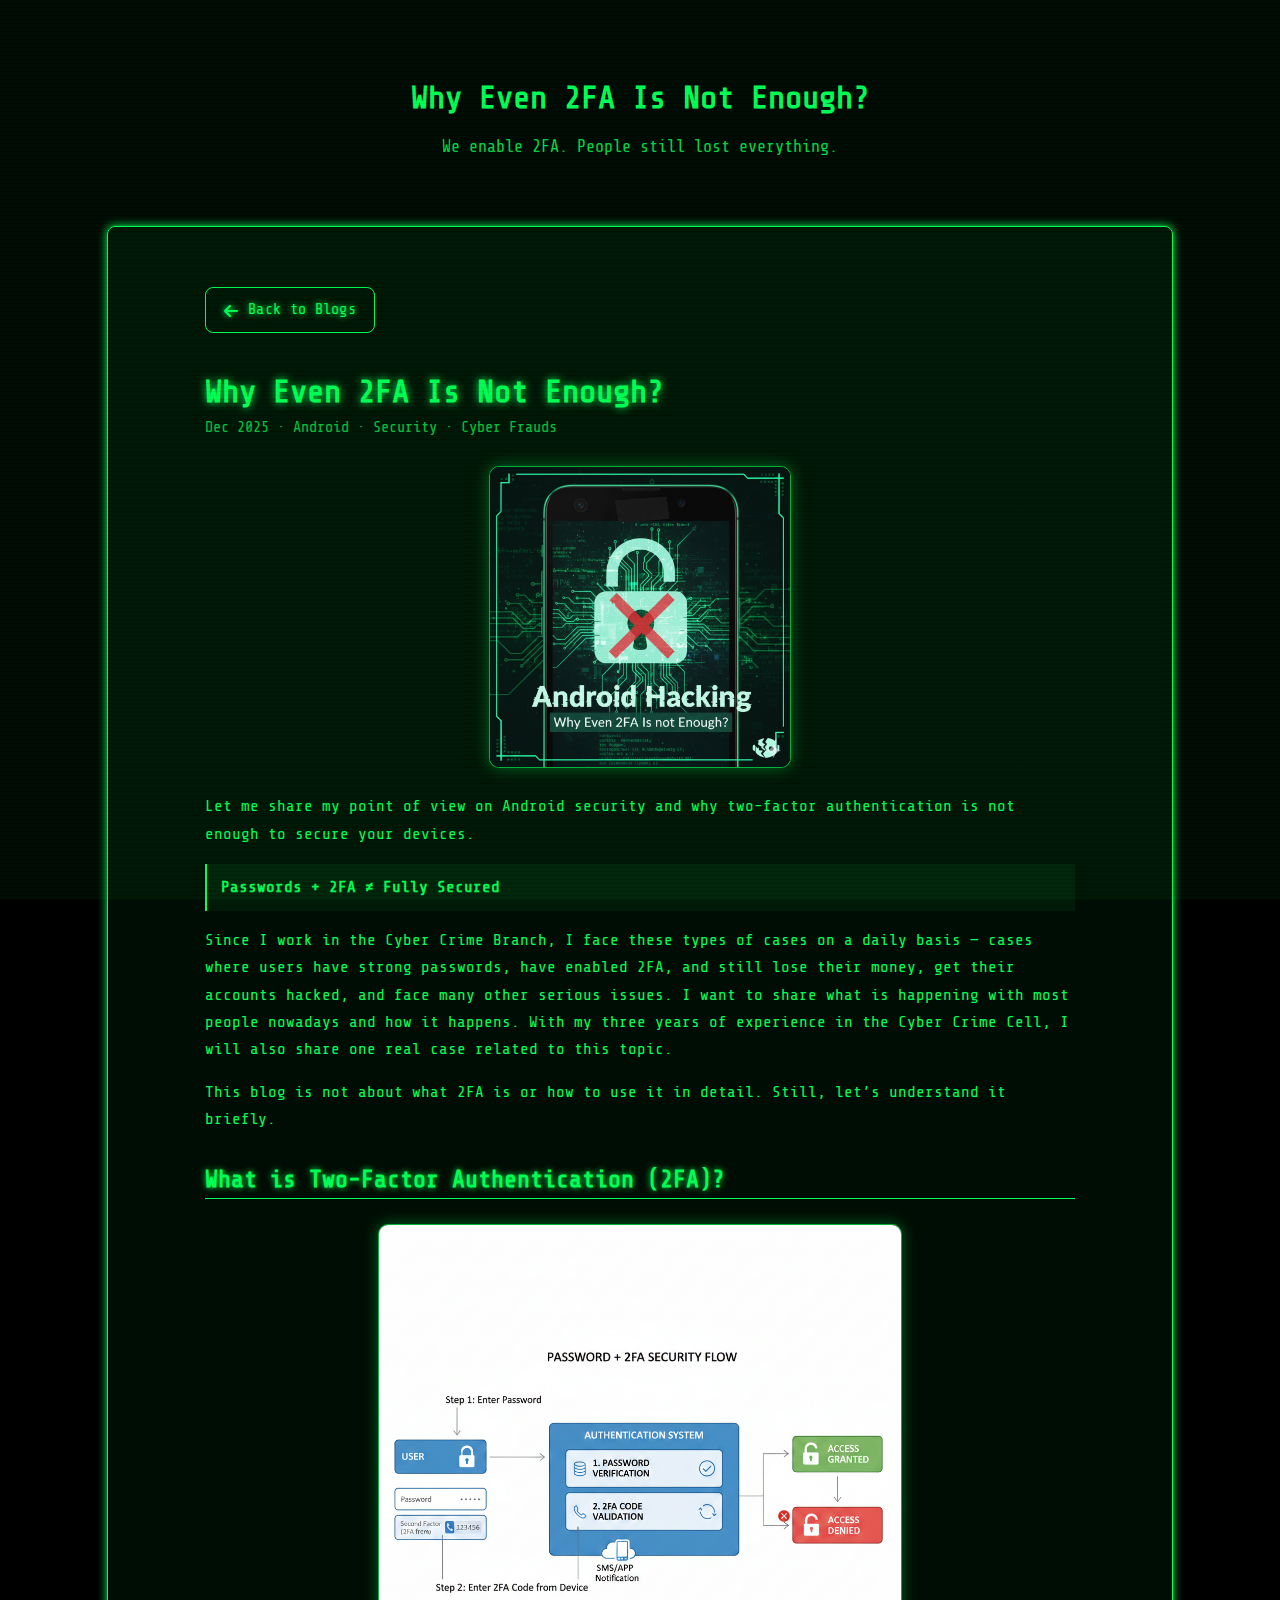
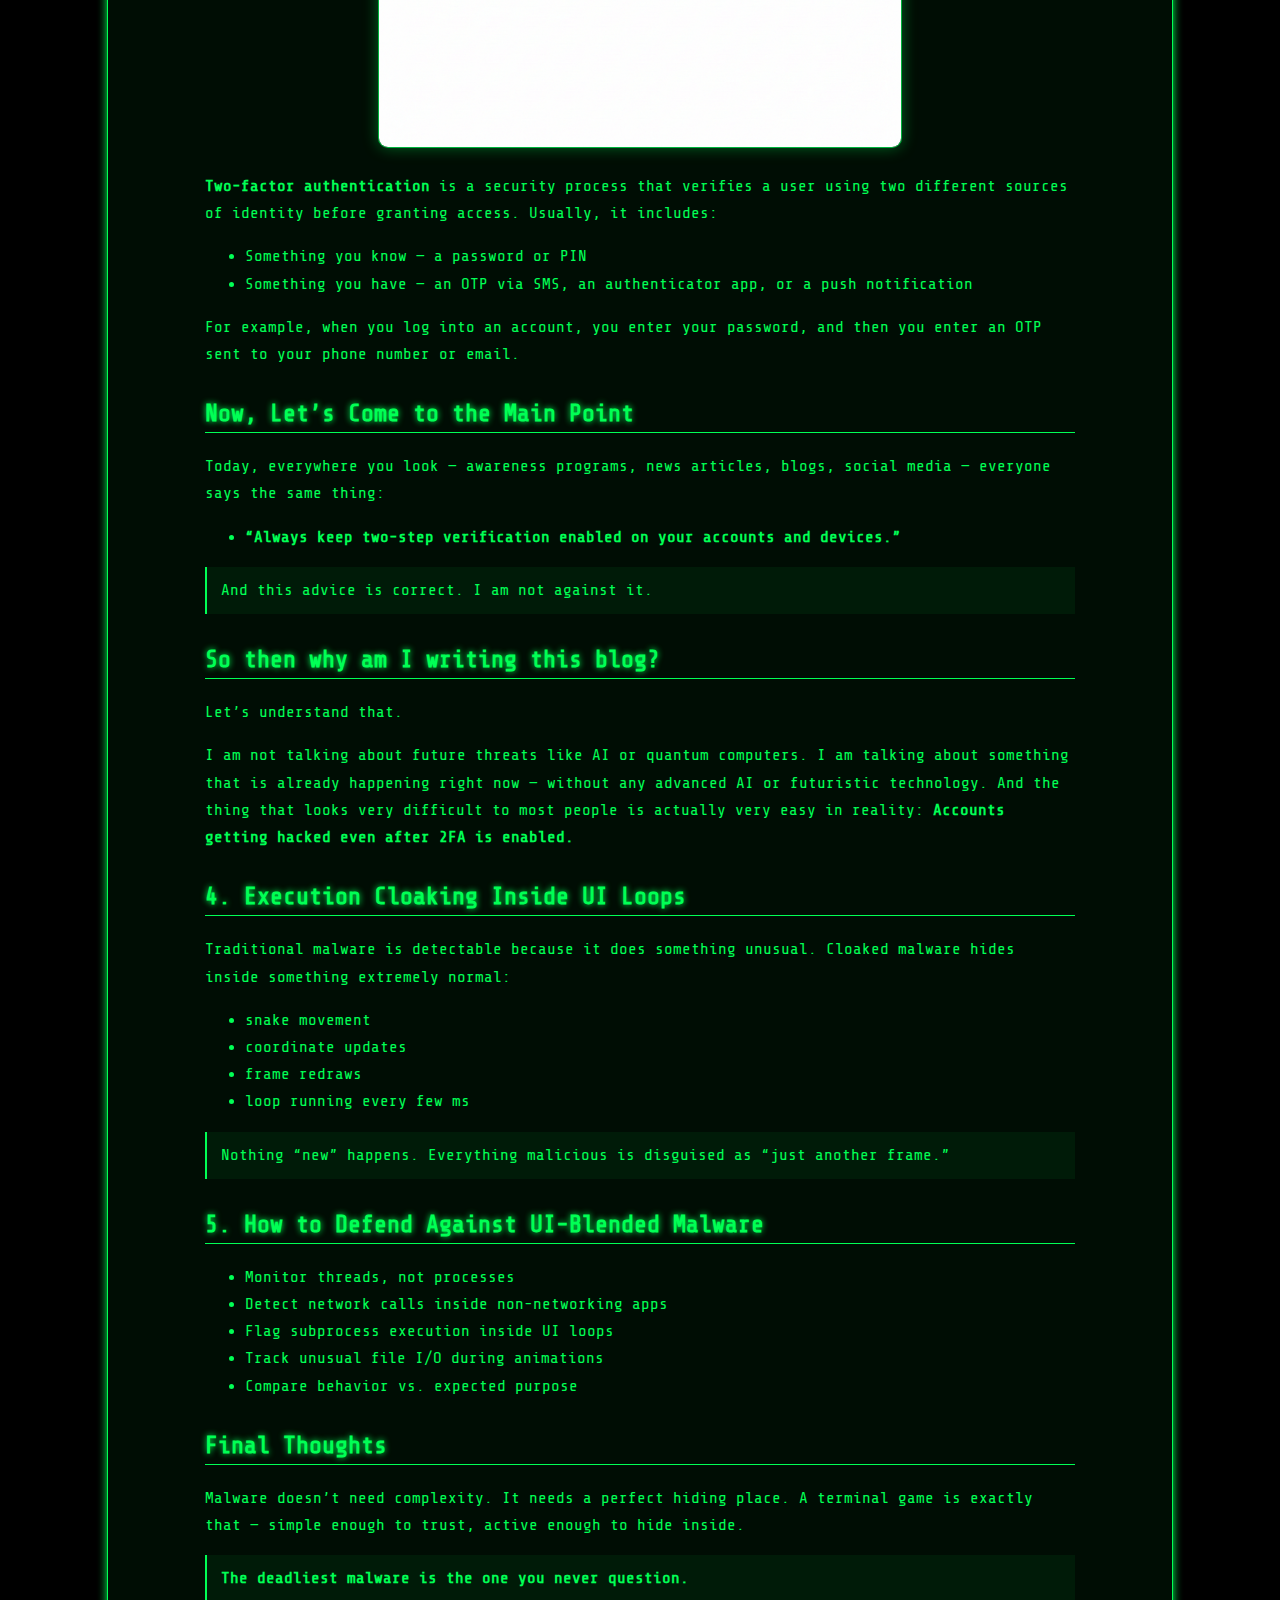
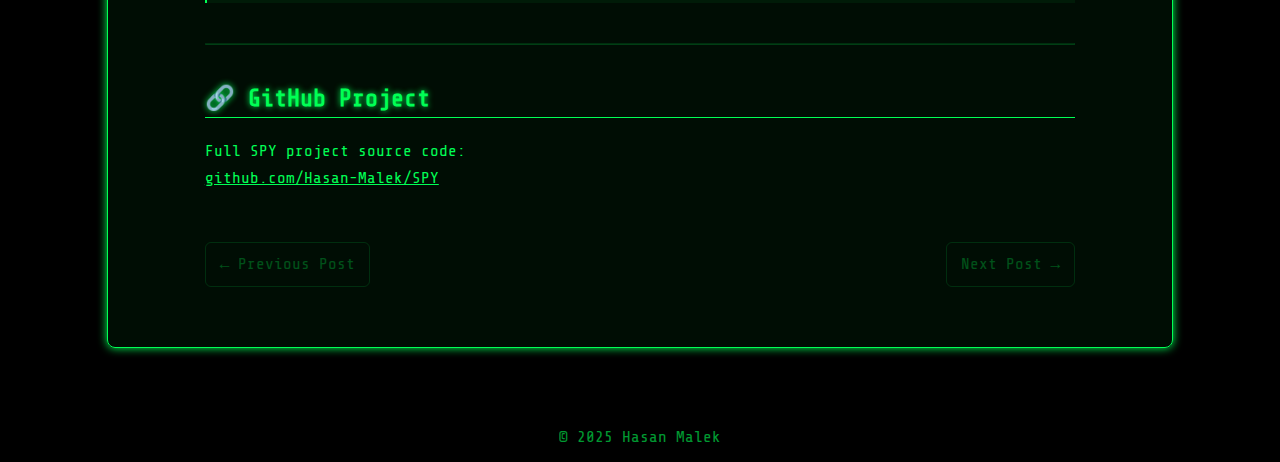
<file: blogs/why-even-2fa-is-not-enough.html>
<!DOCTYPE html>
<html lang="en">

<!DOCTYPE html>
<html lang="en">

<head>
    <meta charset="UTF-8">
    <meta name="viewport" content="width=device-width, initial-scale=1.0">
    <title>Blogs | Android Security</title>

    <link rel="icon" href="../favicon.png" type="image/x-icon">

    <meta charset="UTF-8">
    <meta name="viewport" content="width=device-width, initial-scale=1.0">

    <meta name="title" content="Why Even 2FA Is Not Enough | Hasan Malek">
    <meta name="description"
        content="Real-world cybercrime insights on why 2FA and MFA fail against mobile malware, OTP interception, and compromised Android devices. Based on investigation experience and security research by Hasan Malek.">
    <meta name="author" content="Hasan Malek">

    <meta name="keywords"
        content="2FA bypass, MFA limitations, Android malware, OTP interception, SMS fraud, mobile security, cybercrime investigation, Play Protect bypass, Android forensics, authentication security">

    <link rel="stylesheet" href="https://cdnjs.cloudflare.com/ajax/libs/font-awesome/6.5.0/css/all.min.css">
    <link rel="stylesheet" href="../style.css">

    <link rel="canonical" href="https://hasanmalek.github.io/blogs/why-even-2fa-is-not-enough.html">

    <!-- Open Graph -->
    <meta property="og:title" content="Why Even 2FA Is Not Enough">
    <meta property="og:description"
        content="An investigation-driven analysis of how mobile malware bypasses SMS OTPs, authenticator apps, and push-based authentication despite 2FA and MFA.">
    <meta property="og:type" content="article">
    <meta property="og:url" content="https://hasanmalek.github.io/blogs/why-even-2fa-is-not-enough.html">
    <meta property="og:image" content="https://hasan-malek.github.io/blogs/thumbs/android.jpg">
    <meta property="og:site_name" content="Hasan Malek | Cybersecurity Research">

    <!-- Twitter -->
    <meta name="twitter:card" content="summary_large_image">
    <meta name="twitter:title" content="Why Even 2FA Is Not Enough">
    <meta name="twitter:description"
        content="Why authentication fails on compromised devices. Real cybercrime cases involving Android malware, OTP abuse, and session hijacking.">
    <meta name="twitter:image" content="https://hasan-malek.github.io/blogs/thumbs/android.jpg">


    <style>
        .blog-container {
            width: 85%;
            margin: 40px auto;
            line-height: 1.7rem;
        }

        .blog-container h1 {
            font-size: 2rem;
            margin-bottom: 8px;
            text-shadow: 0 0 8px #00ff55;
        }

        .meta {
            opacity: 0.75;
            margin-bottom: 25px;
            font-size: 0.95rem;
        }

        /* Central Main Image */
        .blog-img {
            width: 60%;
            max-width: 300px;
            display: block;
            margin: 25px auto;
            border-radius: 10px;
            border: 1px solid rgba(0, 255, 85, 0.7);
            box-shadow: 0 0 15px rgba(0, 255, 85, 0.35);
            transition: transform 0.25s ease, box-shadow 0.25s ease;
            background: #000;
            isolation: isolate;
            z-index: 1000;
            position: relative;
            filter: none;
        }

        .blog-img-large {
            max-width: 800px;
        }

        .blog-img:hover {
            transform: scale(1.03) rotate(-1deg);
            box-shadow: 0 0 22px rgba(0, 255, 85, 0.55);
        }

        h2 {
            margin-top: 32px;
            text-shadow: 0 0 6px #00ff55;
        }

        .highlight {
            padding: 10px 14px;
            background: rgba(0, 255, 85, 0.06);
            border-left: 2px solid #00ff55;
            margin: 14px 0;
        }

        /* Back Button (improved) */
        /* Perfect Back Button */
        .back-btn {
            display: inline-flex;
            align-items: center;
            gap: 8px;
            margin-bottom: 25px;
            color: #00ff55;
            border: 1px solid #00ff55;
            padding: 8px 18px;
            border-radius: 8px;
            text-decoration: none;
            font-size: 0.95rem;
            font-weight: 500;
            letter-spacing: 0.3px;
            text-shadow: 0 0 6px #00ff55;
            transition: 0.25s ease;
        }

        .back-btn i {
            font-size: 1rem;
            margin-right: 2px;
            transform: translateY(0.5px);
        }

        .back-btn:hover {
            background: #00ff55;
            color: #000;
            box-shadow: 0 0 14px #00ff55;
            transform: translateX(-4px);
        }

        /* Next / Previous Navigation */
        .nav-links {
            margin-top: 50px;
            display: flex;
            justify-content: space-between;
            opacity: 0.8;
        }

        .nav-links a {
            color: #00ff55;
            text-decoration: none;
            border: 1px solid rgba(0, 255, 85, 0.5);
            padding: 8px 14px;
            border-radius: 6px;
            transition: 0.2s ease;
        }

        .nav-links a:hover {
            background: #00ff55;
            color: #000;
            box-shadow: 0 0 12px #00ff55;
        }

        .disabled {
            opacity: 0.35;
            pointer-events: none;
        }

        @media(max-width: 700px) {
            .blog-container {
                width: 92%;
            }

            .blog-img {
                width: 75%;
            }

            .blog-img,
            .blog-img-large {
                width: 100%;
                max-width: 100%;
            }
        }
    </style>
</head>

<body>

    <div class="scanlines"></div>

    <div class="menu-btn">≡</div>

    <div id="mobileMenu" class="mobile-menu" aria-hidden="true">
        <div class="close-btn" onclick="closeMenu()">✖</div>

        <a href="../index.html">Home</a>
        <a href="../about.html">About Me</a>
        <a href="../experience.html">Experience</a>
        <a href="../projects.html">Projects</a>
        <a href="../blogs.html" class="active">Blogs</a>
        <a href="../contact.html">Contact</a>
    </div>

    <header>
        <h1 class="page-title">Why Even 2FA Is Not Enough?</h1>
        <p class="subtitle">We enable 2FA. People still lost everything.</p>
    </header>

    <section class="section">
        <div class="blog-container">

            <!-- Back Button -->
            <a href="../blogs.html" class="back-btn">
                <i class="fa-solid fa-arrow-left"></i> Back to Blogs
            </a>

            <h1>Why Even 2FA Is Not Enough?</h1>
            <div class="meta">Dec 2025 · Android · Security · Cyber Frauds</div>

            <img src="thumbs/android.jpg" class="blog-img" alt="Android 2FA Security">

            <p>
                Let me share my point of view on Android security and why two-factor authentication is not enough to
                secure your devices.
            </p>

            <div class="highlight"><strong>Passwords + 2FA ≠ Fully Secured</strong></div>

            <p>
                Since I work in the Cyber Crime Branch, I face these types of cases on a daily basis — cases where users
                have strong passwords, have enabled 2FA, and still lose their money, get their accounts hacked, and face
                many other serious issues.
                I want to share what is happening with most people nowadays and how it happens. With my three years of
                experience in the Cyber Crime Cell, I will also share one real case related to this topic.
            </p>

            <p>
                This blog is not about what 2FA is or how to use it in detail. Still, let’s understand it briefly.
            </p>

            <h2>What is Two-Factor Authentication (2FA)?</h2>
            <img src="thumbs/2fa.png" class="blog-img blog-img-large" alt="2FA Authentication">
            <p>
                <strong>Two-factor authentication</strong> is a security process that verifies a user using two
                different sources of identity before granting access.
                Usually, it includes:
            </p>

            <ul>
                <li>Something you know — a password or PIN</li>
                <li>Something you have — an OTP via SMS, an authenticator app, or a push notification</li>
            </ul>

            <div>For example, when you log into an account, you enter your password, and then you enter an OTP sent to
                your phone number or email.
            </div>

            <h2>Now, Let’s Come to the Main Point</h2>
            <p>Today, everywhere you look — awareness programs, news articles, blogs, social media — everyone says the
                same thing:</p>

            <ul>
                <li><strong>“Always keep two-step verification enabled on your accounts and devices.”</strong></li>
            </ul>

            <div class="highlight">
                And this advice is correct. I am not against it.
            </div>

            <h2>So then why am I writing this blog?</h2>

            <p>Let’s understand that.</p>
            <p>
                I am not talking about future threats like AI or quantum computers. I am talking about something that is
                already happening right now — without any advanced AI or futuristic technology.
                And the thing that looks very difficult to most people is actually very easy in reality:
                <strong>Accounts getting hacked even after 2FA is enabled.</strong>
            </p>

            <h2>4. Execution Cloaking Inside UI Loops</h2>

            <p>
                Traditional malware is detectable because it does something unusual.
                Cloaked malware hides inside something extremely normal:
            </p>

            <ul>
                <li>snake movement</li>
                <li>coordinate updates</li>
                <li>frame redraws</li>
                <li>loop running every few ms</li>
            </ul>

            <div class="highlight">
                Nothing “new” happens.
                Everything malicious is disguised as “just another frame.”
            </div>

            <h2>5. How to Defend Against UI-Blended Malware</h2>
            <ul>
                <li>Monitor threads, not processes</li>
                <li>Detect network calls inside non-networking apps</li>
                <li>Flag subprocess execution inside UI loops</li>
                <li>Track unusual file I/O during animations</li>
                <li>Compare behavior vs. expected purpose</li>
            </ul>

            <h2>Final Thoughts</h2>
            <p>
                Malware doesn’t need complexity.
                It needs a perfect hiding place.
                A terminal game is exactly that — simple enough to trust, active enough to hide inside.
            </p>

            <div class="highlight"><strong>The deadliest malware is the one you never question.</strong></div>

            <hr style="border-color:rgba(0,255,85,0.2); margin:40px 0;">

            <h2>🔗 GitHub Project</h2>
            <p>
                Full SPY project source code:<br>
                <a href="https://github.com/Hasan-Malek/SPY" target="_blank" style="color:#00ff55;">
                    github.com/Hasan-Malek/SPY
                </a>
            </p>

            <!-- Next / Previous Nav -->
            <div class="nav-links">
                <a class="disabled">← Previous Post</a>
                <a class="disabled">Next Post →</a>
            </div>

        </div>
    </section>

    <footer>
        <p>© 2025 Hasan Malek</p>
    </footer>

    <script src="../script.js"></script>

</body>

</html>
</file>
<file: style.css>
@import url('https://fonts.googleapis.com/css2?family=Share+Tech+Mono&display=swap');

body {
    background-color: #000;
    color: #00ff55;
    font-family: 'Share Tech Mono', monospace;
    padding: 0;
    margin: 0;
}

header {
    text-align: center;
    margin-top: 80px;
}

@keyframes fadeIn {
    from {
        opacity: 0;
    }

    to {
        opacity: 1;
    }
}

.access-line {
    font-size: 1.4rem;
    letter-spacing: 2px;
    color: #00ff55;
    text-shadow: 0 0 8px #00ff55;
    opacity: 0;
    animation: fadeIn 1.2s ease forwards;
}

#main-content,
#site-content {
    opacity: 0;
}

.show {
    animation: fadeIn 1s ease forwards;
}

.typing {
    font-size: 3rem;
    border-right: 3px solid #00ff55;
    white-space: nowrap;
    overflow: hidden;
    display: inline-block;
    width: 0;
    padding-right: 0.25ch;
}

.instant {
    width: auto !important;
    border-right: 3px solid #00ff55;
    animation: blinkCursor 0.7s step-end infinite;
    padding-right: 0.25ch !important;
}

.start-typing {
    animation: typing 2.5s steps(11, end) forwards,
        blinkCursor 0.7s step-end infinite;
}

@keyframes typing {
    from {
        width: 0;
    }

    to {
        width: 11ch;
    }
}

@keyframes blinkCursor {

    from,
    to {
        border-color: transparent;
    }

    50% {
        border-color: #00ff55;
    }
}

.subtitle {
    margin-top: 12px;
    text-align: center;
    opacity: 0.85;
    font-size: 1.05rem;
}

nav {
    margin-top: 40px;
    text-align: center;
}

nav a {
    margin: 0 20px;
    text-decoration: none;
    color: #00ff55;
    font-size: 1.1rem;
    position: relative;
}

nav a::after {
    content: "";
    position: absolute;
    left: 0;
    bottom: -4px;
    width: 0%;
    height: 2px;
    background: #00ff55;
    transition: width 0.3s ease-out;
}

nav a:hover::after {
    width: 100%;
}

nav a.active::after {
    display: none !important;
}


nav a.active {
    border-bottom: 2px solid #00ff55;
    padding-bottom: 4px;
    text-shadow: 0 0 6px #00ff55;
}

.section {
    width: 80%;
    margin: auto;
    margin-top: 70px;
    background: rgba(0, 255, 85, 0.05);
    padding: 20px;
    border: 1px solid #00ff55;
    border-radius: 8px;
    box-shadow: 0 0 10px #00ff55;
}

h2 {
    border-bottom: 1px solid #00ff55;
    padding-bottom: 5px;
}

.btn {
    background: #00ff55;
    color: #000;
    padding: 8px 14px;
    border-radius: 4px;
    text-decoration: none;
}

.btn:hover {
    background: #55ff99;
}

.btn2 {
    background: transparent;
    color: #00ff55;
    border: 1px solid #00ff55;
    padding: 8px 16px;
    display: inline-block;
    margin-top: 10px;
    border-radius: 4px;
    transition: 0.3s;
}

.btn2:hover {
    background: #00ff55;
    color: #000;
    box-shadow: 0 0 10px #00ff55;
}

.social-links a {
    color: #00ff55;
    text-decoration: none;
    margin-right: 20px;
}

.social-links a i {
    margin-right: 8px;
    font-size: 1.2rem;
}

footer {
    text-align: center;
    margin-top: 80px;
    opacity: 0.6;
}

.scanlines {
    position: fixed;
    width: 100%;
    height: 100%;
    pointer-events: none;
    background: repeating-linear-gradient(to bottom,
            rgba(0, 255, 85, 0.05),
            rgba(0, 255, 85, 0.05) 3px,
            rgba(0, 0, 0, 0.1) 4px);
    top: 0;
    left: 0;
    z-index: 999;
}

.menu-btn {
    opacity: 0;
    pointer-events: none;
    transition: opacity 0.6s ease;
    color: #00ff55;
    font-size: 2rem;
    position: fixed;
    top: 20px;
    right: 20px;
    cursor: pointer;

    z-index: 5000;        /* NEW: always above everything */
    isolation: isolate;   /* NEW: makes it its own stacking context */
}

.menu-btn.show-menu {
    opacity: 1;
    pointer-events: auto;
}

@media (max-width: 600px) {
    nav {
        display: none;
    }

    .menu-btn {
        display: none;
    }

    .menu-btn.show-menu {
        display: block;
    }
}

@media (min-width: 601px) {
    .menu-btn {
        display: none !important;
    }
}

.mobile-menu {
    position: fixed;
    top: 0;
    left: 0;
    width: 100%;
    height: 100%;
    background: rgba(0, 5, 0, 0.97);
    display: none;
    flex-direction: column;
    justify-content: center;
    align-items: center;

    z-index: 6000;       /* ABOVE scanlines + content */
    isolation: isolate;  /* NEW */
}

.mobile-menu a {
    text-decoration: none;
    color: #00ff55;
    font-size: 1.5rem;
    margin: 12px 0;
    text-shadow: 0 0 10px #00ff55;
}

.close-btn {
    position: absolute;
    top: 25px;
    right: 25px;
    font-size: 2rem;
    cursor: pointer;
    color: #00ff55;
}


/* ABOUT  */
.about-block img {
    width: 100%;
    border-radius: 8px;
    box-shadow: 0 0 10px #00ff55;
}

.abt-row {
    display: flex;
    align-items: center;
    gap: 40px;
    margin: 60px 0;
}

.abt-row.reverse {
    flex-direction: row-reverse;
}

.abt-img {
    flex: 1;
}

.abt-text {
    flex: 1;
    font-size: 1rem;
}

/* Chaos Section */

.chaos-box {
    position: relative;
    margin-top: 40px;
    border: 1px solid #00ff55;
    box-shadow: 0 0 15px #00ff55;
    border-radius: 8px;
    overflow: hidden;
}

.chaos-bg {
    width: 100%;
    opacity: 0.25;
    filter: blur(2px);
}

.chaos-text {
    position: absolute;
    top: 0;
    left: 0;
    width: 100%;
    height: 100%;
    padding: 40px;
    display: flex;
    flex-direction: column;
    justify-content: center;
    backdrop-filter: blur(2px);
    color: #00ff55;
}

/* Mobile Responsive Fix – FINAL */
@media (max-width: 700px) {

    .abt-row,
    .abt-row.reverse {
        flex-direction: column !important;
        text-align: center;
    }

    .abt-img img {
        width: 100%;
        height: auto;
        max-width: 100%;
        border-radius: 8px;
    }

    .abt-text {
        width: 100%;
        font-size: 0.95rem;
    }

    /* CHAOS SECTION FIX */
    .chaos-box {
        position: relative;
        display: flex;
        flex-direction: column !important;
        width: 100%;
        overflow: hidden;
    }

    .chaos-box img.chaos-bg {
        width: 100%;
        height: auto;
        object-fit: cover;
        opacity: 0.3;
        filter: none;
        position: static !important;
    }

    .chaos-text {
        position: static !important;
        width: 100%;
        padding: 20px;
        margin-top: 0;
        backdrop-filter: none !important;
        background: rgba(0, 255, 85, 0.08);
        color: #00ff55;
        text-shadow: none;
        box-sizing: border-box;
        font-size: 0.95rem;
    }
}


/* SLIDER — seamless, loads images once */
.slide-container {
    width: 100%;
    overflow: hidden;
    border: 1px solid #00ff55;
    padding: 10px 0;
    border-radius: 10px;
    margin: 40px 0;
    background: rgba(0, 255, 85, 0.05);
    position: relative;
}

.slide-track {
    display: flex;
    width: max-content;            /* track is as wide as all images combined */
    animation: slideScroll 30s linear infinite;
}

.slide-track img {
    height: 180px;
    width: auto;
    margin-right: 20px;
    border-radius: 10px;
    box-shadow: 0 0 12px #00ff55;
    object-fit: cover;
    flex-shrink: 0;
}

@keyframes slideScroll {
    0%   { transform: translateX(0); }
    100% { transform: translateX(-50%); }
}

/* Mobile */
@media (max-width: 700px) {
    .slide-track img {
        height: 120px;
        border-radius: 6px;
    }
}

/* END  */
</file>
